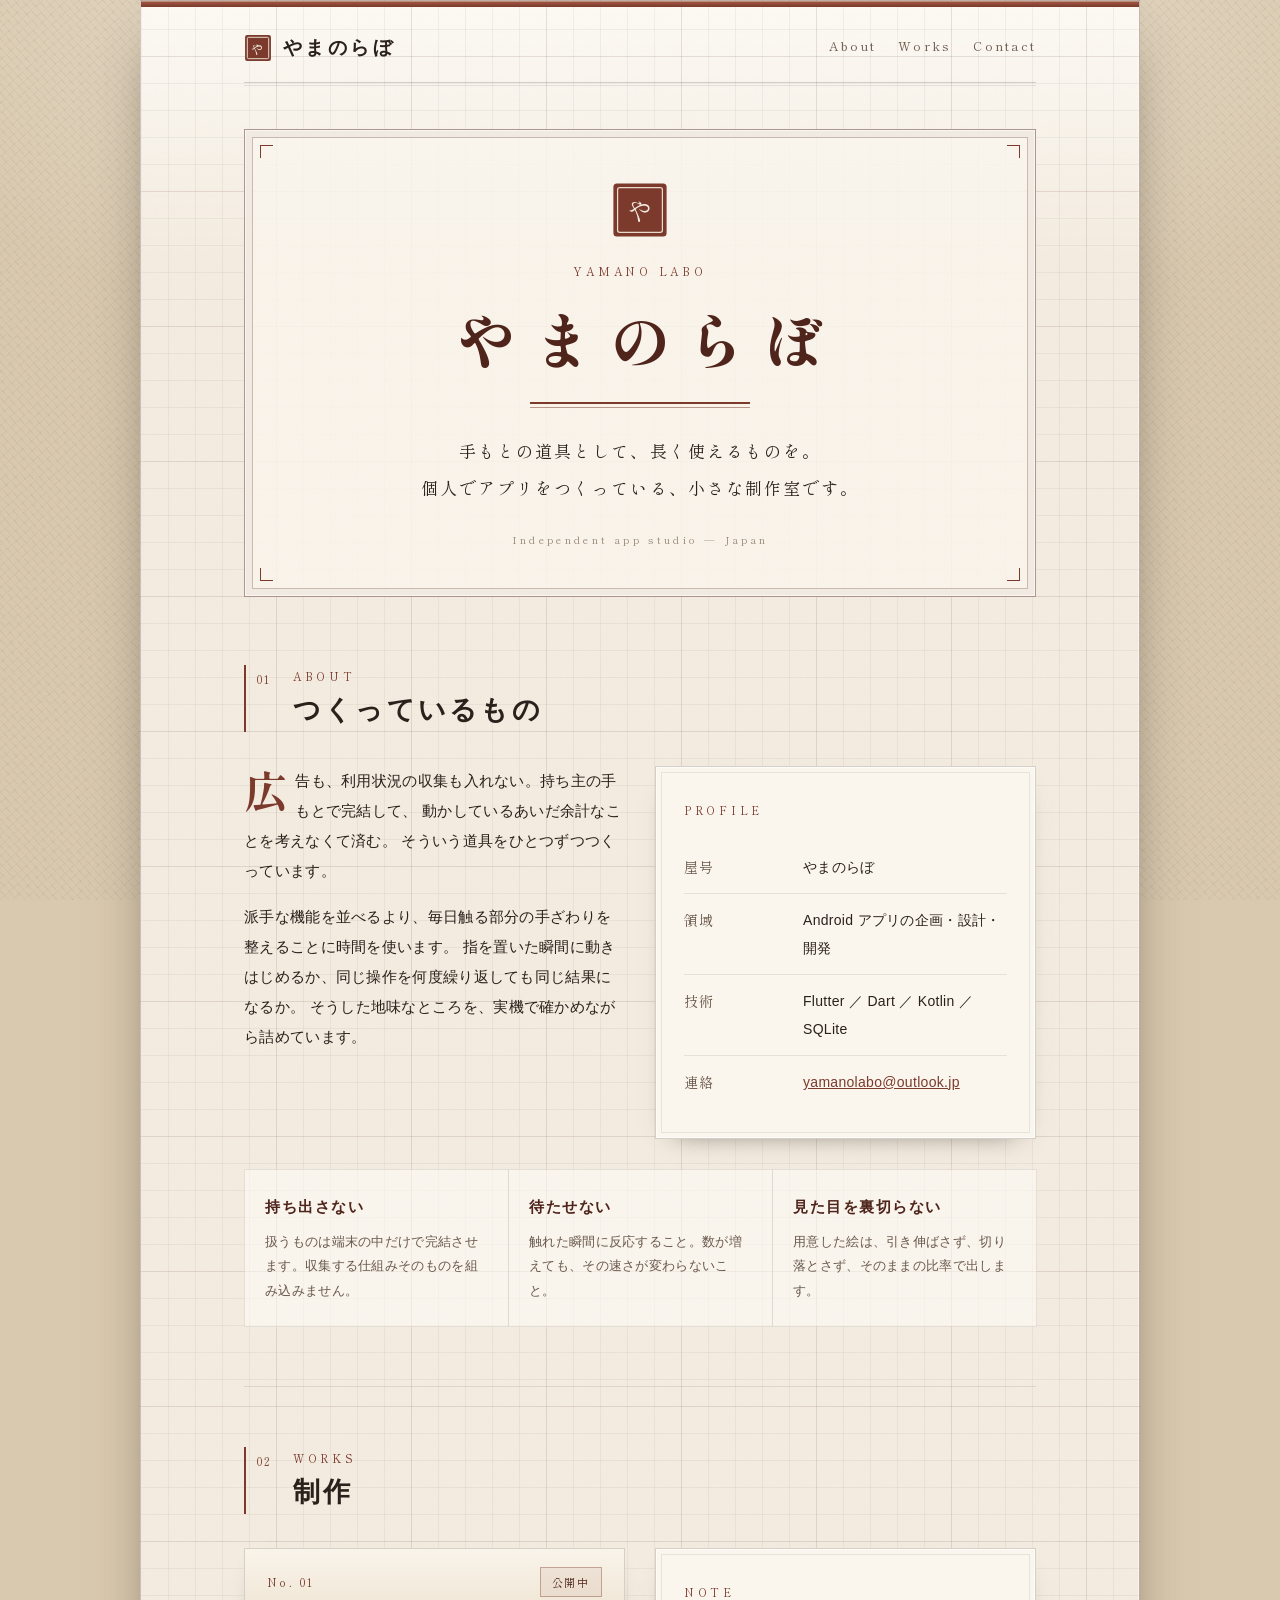
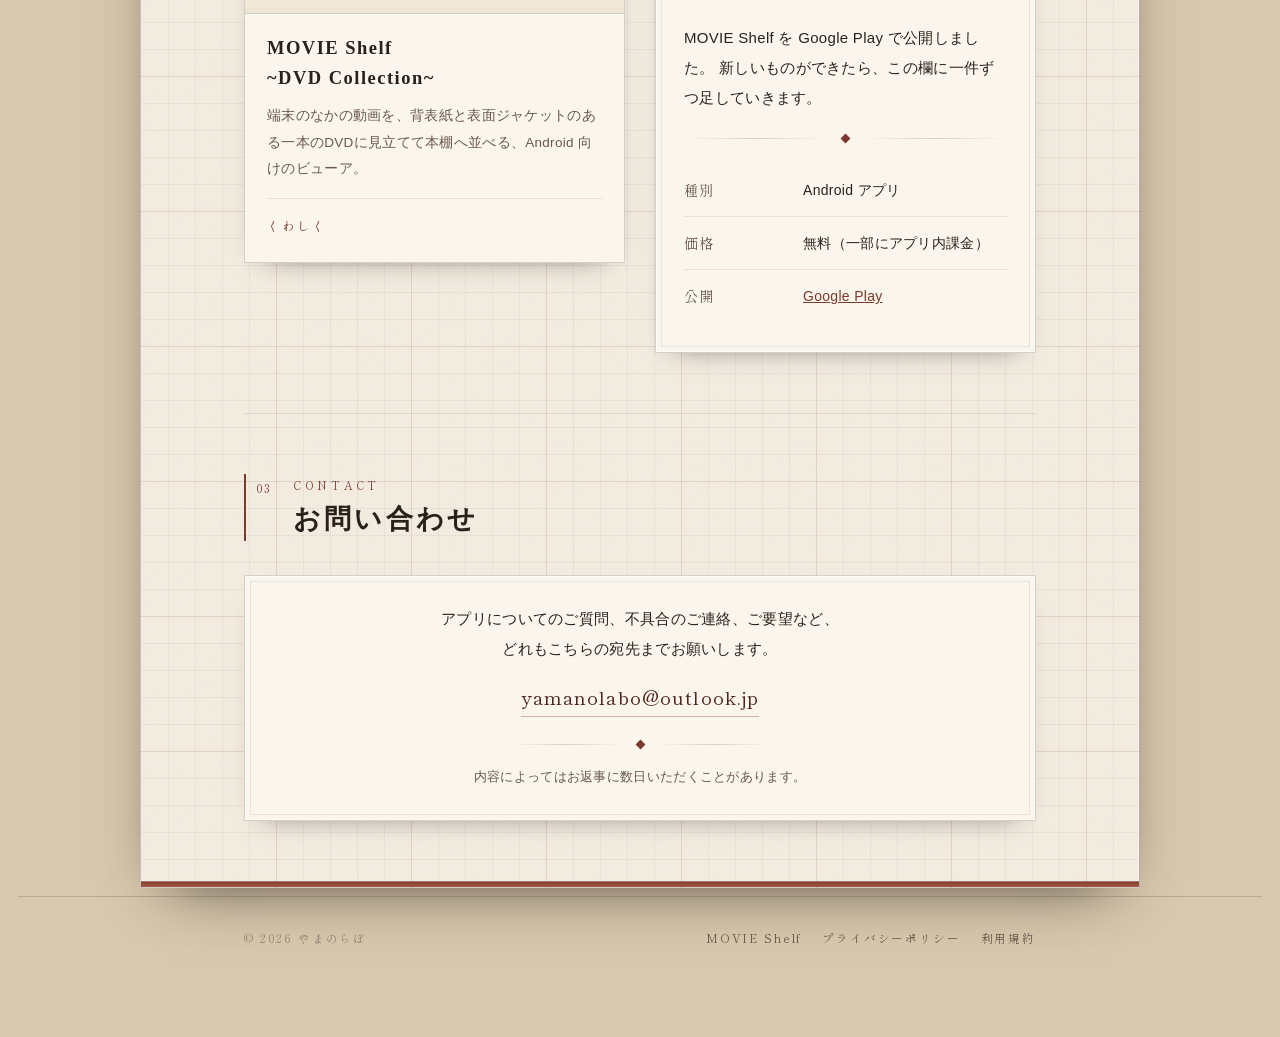
<file: index.html>
<!DOCTYPE html>
<html lang="ja">
<head>
<meta charset="UTF-8">
<meta name="viewport" content="width=device-width, initial-scale=1.0">
<title>やまのらぼ</title>
<meta name="description" content="やまのらぼは、手もとの道具として長く使えるものを目指してアプリをつくっている個人の制作室です。Android アプリ「MOVIE Shelf ~DVD Collection~」を制作しています。">
<link rel="canonical" href="./">
<meta property="og:type" content="website">
<meta property="og:title" content="やまのらぼ">
<meta property="og:description" content="手もとの道具として、長く使えるものを。個人でアプリをつくっている、小さな制作室です。">
<link rel="icon" href="data:image/svg+xml,%3Csvg xmlns='http://www.w3.org/2000/svg' viewBox='0 0 32 32'%3E%3Crect x='1.2' y='1.2' width='29.6' height='29.6' rx='2.5' fill='%237b3a2c'/%3E%3Crect x='3.8' y='3.8' width='24.4' height='24.4' rx='1.4' fill='none' stroke='%23f4ece0' stroke-width='1'/%3E%3Ctext x='16' y='22.6' text-anchor='middle' font-family='serif' font-size='15' fill='%23f4ece0'%3E%E3%82%84%3C/text%3E%3C/svg%3E">
<link rel="preconnect" href="https://fonts.googleapis.com">
<link rel="preconnect" href="https://fonts.gstatic.com" crossorigin>
<link href="https://fonts.googleapis.com/css2?family=Shippori+Mincho+B1:wght@400;600;800&family=Zen+Kaku+Gothic+New:wght@400;500&display=swap" rel="stylesheet">
<link rel="stylesheet" href="style.css">
<style>
  /* =========================================================
     トップページの意匠。
     本棚（背表紙）はアプリ側の意匠なので、ここでは使わない。
     屋号の紙は「方眼の実験ノート」、印は「角印」で通す。
     ========================================================= */

  /* 方眼。紙の上にうっすら敷く */
  .sheet.lab {
    background-image:
      url("data:image/svg+xml,%3Csvg xmlns='http://www.w3.org/2000/svg' width='120' height='120'%3E%3Cfilter id='m'%3E%3CfeTurbulence type='fractalNoise' baseFrequency='0.9' numOctaves='2' stitchTiles='stitch'/%3E%3C/filter%3E%3Crect width='120' height='120' filter='url(%23m)' opacity='0.04'/%3E%3C/svg%3E"),
      repeating-linear-gradient(0deg, rgba(43, 33, 28, .055) 0 1px, rgba(43, 33, 28, 0) 1px 27px),
      repeating-linear-gradient(90deg, rgba(43, 33, 28, .055) 0 1px, rgba(43, 33, 28, 0) 1px 27px),
      repeating-linear-gradient(0deg, rgba(123, 58, 44, .085) 0 1px, rgba(123, 58, 44, 0) 1px 135px),
      repeating-linear-gradient(90deg, rgba(123, 58, 44, .085) 0 1px, rgba(123, 58, 44, 0) 1px 135px),
      linear-gradient(180deg, rgba(255, 253, 248, .85), rgba(255, 253, 248, 0) 260px);
  }

  /* ---- 扉（表紙）。二重の罫で囲った額装の体裁 ---- */
  .cover {
    margin: 46px 0 8px;
    padding: 52px 26px 46px;
    text-align: center;
    background: rgba(251, 246, 237, .82);
    border: 1px solid rgba(79, 36, 27, .45);
    box-shadow:
      0 0 0 1px rgba(255, 255, 255, .6) inset,
      0 0 0 7px rgba(251, 246, 237, .82) inset,
      0 0 0 8px rgba(79, 36, 27, .28) inset;
    position: relative;
  }
  /* 四隅の小さな鉤 */
  .cover span.corner {
    position: absolute;
    width: 13px; height: 13px;
    border: 1px solid var(--brand);
  }
  .cover span.corner.tl { top: 15px; left: 15px; border-right: 0; border-bottom: 0; }
  .cover span.corner.tr { top: 15px; right: 15px; border-left: 0; border-bottom: 0; }
  .cover span.corner.bl { bottom: 15px; left: 15px; border-right: 0; border-top: 0; }
  .cover span.corner.br { bottom: 15px; right: 15px; border-left: 0; border-top: 0; }

  .cover .seal { width: 56px; height: 56px; display: block; margin: 0 auto 22px; }
  .cover .eyebrow { display: block; margin-bottom: 16px; }
  .cover h1 {
    font-family: var(--mincho);
    font-weight: 800;
    font-size: clamp(36px, 7.4vw, 62px);
    letter-spacing: .24em;
    line-height: 1.32;
    color: var(--brand-deep);
    text-indent: .24em;
  }
  .cover .rules { margin: 22px auto 24px; max-width: 220px; }
  .cover .rules span { display: block; background: var(--brand); }
  .cover .rules span:first-child { height: 2px; }
  .cover .rules span:last-child { height: 1px; margin-top: 3px; opacity: .5; }
  .cover .tagline {
    font-family: var(--mincho);
    font-size: clamp(14px, 2.4vw, 17px);
    letter-spacing: .12em;
    line-height: 2.2;
  }
  .cover .en {
    margin-top: 22px;
    font-family: var(--mincho);
    font-size: 10.5px;
    letter-spacing: .32em;
    color: var(--ink-thin);
  }
  @media (max-width: 560px) { .cover { padding: 40px 18px 36px; } }

  /* ---- 節の見出し。真鍮の札は使わず、縦罫と番号で ---- */
  .sec-head { align-items: stretch; gap: 15px; }
  .idx {
    flex: none;
    width: 34px;
    border-left: 2px solid var(--brand);
    padding-left: 11px;
    font-family: var(--mincho);
    font-size: 11px;
    letter-spacing: .14em;
    color: var(--brand);
    padding-top: 3px;
  }

  /* ---- 二段組み ---- */
  .cols { display: grid; grid-template-columns: 1fr 1fr; gap: 30px; align-items: start; }
  @media (max-width: 760px) { .cols { grid-template-columns: 1fr; gap: 24px; } }

  /* ---- 方針の三つ組 ---- */
  .creed { display: grid; grid-template-columns: repeat(3, 1fr); margin-top: 30px; }
  @media (max-width: 700px) { .creed { grid-template-columns: 1fr; } }
  .creed div {
    padding: 22px 20px;
    border: 1px solid var(--rule-soft);
    margin: 0 -1px -1px 0;
    background: rgba(255, 253, 248, .55);
  }
  .creed h3 {
    font-family: var(--mincho);
    font-weight: 600;
    font-size: 15px;
    letter-spacing: .1em;
    color: var(--brand-deep);
    margin-bottom: 8px;
  }
  .creed p { font-size: 13px; color: var(--ink-mid); line-height: 1.9; }

  /* ---- 作品の目録 ---- */
  .entry {
    display: block;
    text-decoration: none;
    color: var(--ink);
    background: var(--paper-lit);
    border: 1px solid var(--rule);
    transition: transform .2s, box-shadow .2s;
    box-shadow: 0 12px 28px -22px rgba(43, 33, 28, .8);
  }
  .entry:hover { transform: translateY(-3px); box-shadow: 0 18px 32px -22px rgba(43, 33, 28, .85); }
  /* 見出し欄。目録の札のように、上部だけ地を変える */
  .entry .label {
    padding: 18px 22px 16px;
    background: linear-gradient(180deg, #f9f4ea, #efe5d4);
    border-bottom: 1px solid var(--rule);
    display: flex;
    align-items: baseline;
    justify-content: space-between;
    gap: 12px;
  }
  .entry .no {
    font-family: var(--mincho);
    font-size: 11px;
    letter-spacing: .22em;
    color: var(--brand);
  }
  .entry .body { padding: 20px 22px 24px; }
  .entry .body h3 {
    font-family: var(--mincho);
    font-weight: 600;
    font-size: 18.5px;
    letter-spacing: .08em;
    line-height: 1.6;
    margin-bottom: 10px;
  }
  .entry .body p { font-size: 13.5px; color: var(--ink-mid); line-height: 1.95; }
  .entry .more {
    margin-top: 16px;
    padding-top: 14px;
    border-top: 1px solid var(--rule-soft);
    font-family: var(--mincho);
    font-size: 12.5px;
    letter-spacing: .16em;
    color: var(--brand);
  }

  /* ---- 連絡先 ---- */
  .mail {
    display: inline-block;
    margin-top: 14px;
    font-family: var(--mincho);
    font-size: clamp(15px, 3vw, 19px);
    letter-spacing: .06em;
    color: var(--brand-deep);
    text-decoration: none;
    border-bottom: 1px solid rgba(123, 58, 44, .35);
  }
  .mail:hover { border-bottom-color: var(--brand); }
</style>
</head>
<body>

<div class="sheet lab">
<div class="wrap">

  <header>
    <a class="logo" href="./">
      <!-- 屋号の印。角印に「や」 -->
      <svg class="mark" viewBox="0 0 32 32" aria-hidden="true">
        <rect x="1.2" y="1.2" width="29.6" height="29.6" rx="2.5" fill="#7b3a2c"/>
        <rect x="3.8" y="3.8" width="24.4" height="24.4" rx="1.4" fill="none" stroke="#f4ece0" stroke-width="1"/>
        <text x="16" y="22.6" text-anchor="middle" font-family="'Shippori Mincho B1', serif" font-size="15" fill="#f4ece0">や</text>
      </svg>
      <span class="name">やまのらぼ</span>
    </a>
    <nav>
      <a href="#about">About</a>
      <a href="#works">Works</a>
      <a href="#contact">Contact</a>
    </nav>
  </header>

  <!-- ===== 扉 ===== -->
  <div class="cover">
    <span class="corner tl"></span><span class="corner tr"></span>
    <span class="corner bl"></span><span class="corner br"></span>

    <svg class="seal" viewBox="0 0 64 64" aria-hidden="true">
      <rect x="1.6" y="1.6" width="60.8" height="60.8" rx="4" fill="#7b3a2c"/>
      <rect x="6.4" y="6.4" width="51.2" height="51.2" rx="2.4" fill="none" stroke="#f4ece0" stroke-width="1.4" opacity=".9"/>
      <text x="32" y="43.5" text-anchor="middle" font-family="'Shippori Mincho B1', serif" font-size="29" fill="#f4ece0">や</text>
    </svg>

    <span class="eyebrow">Yamano Labo</span>
    <h1>やまのらぼ</h1>
    <div class="rules"><span></span><span></span></div>
    <p class="tagline">
      手もとの道具として、長く使えるものを。<br>
      個人でアプリをつくっている、小さな制作室です。
    </p>
    <p class="en">Independent app studio &mdash; Japan</p>
  </div>

  <!-- ===== About ===== -->
  <section id="about">
    <div class="sec-head">
      <span class="idx">01</span>
      <div>
        <span class="eyebrow">About</span>
        <h2>つくっているもの</h2>
      </div>
    </div>

    <div class="cols">
      <div>
        <p class="lead dropcap">
          広告も、利用状況の収集も入れない。持ち主の手もとで完結して、
          動かしているあいだ余計なことを考えなくて済む。
          そういう道具をひとつずつつくっています。
        </p>
        <p class="lead">
          派手な機能を並べるより、毎日触る部分の手ざわりを整えることに時間を使います。
          指を置いた瞬間に動きはじめるか、同じ操作を何度繰り返しても同じ結果になるか。
          そうした地味なところを、実機で確かめながら詰めています。
        </p>
      </div>

      <div class="card">
        <span class="eyebrow">Profile</span>
        <table class="spec" style="margin-top:16px">
          <tr><th>屋号</th><td>やまのらぼ</td></tr>
          <tr><th>領域</th><td>Android アプリの企画・設計・開発</td></tr>
          <tr><th>技術</th><td>Flutter ／ Dart ／ Kotlin ／ SQLite</td></tr>
          <tr><th>連絡</th><td><a href="mailto:yamanolabo@outlook.jp">yamanolabo@outlook.jp</a></td></tr>
        </table>
      </div>
    </div>

    <div class="creed">
      <div>
        <h3>持ち出さない</h3>
        <p>扱うものは端末の中だけで完結させます。収集する仕組みそのものを組み込みません。</p>
      </div>
      <div>
        <h3>待たせない</h3>
        <p>触れた瞬間に反応すること。数が増えても、その速さが変わらないこと。</p>
      </div>
      <div>
        <h3>見た目を裏切らない</h3>
        <p>用意した絵は、引き伸ばさず、切り落とさず、そのままの比率で出します。</p>
      </div>
    </div>
  </section>

  <!-- ===== Works ===== -->
  <section id="works">
    <div class="sec-head">
      <span class="idx">02</span>
      <div>
        <span class="eyebrow">Works</span>
        <h2>制作</h2>
      </div>
    </div>

    <div class="cols">
      <a class="entry" href="movie-shelf.html">
        <div class="label">
          <span class="no">No. 01</span>
          <span class="tag">公開中</span>
        </div>
        <div class="body">
          <h3>MOVIE Shelf<br>~DVD Collection~</h3>
          <p>端末のなかの動画を、背表紙と表面ジャケットのある一本のDVDに見立てて本棚へ並べる、Android 向けのビューア。</p>
          <div class="more">くわしく</div>
        </div>
      </a>

      <div class="card">
        <span class="eyebrow">Note</span>
        <p class="lead" style="margin-top:16px">
          MOVIE Shelf を Google Play で公開しました。
          新しいものができたら、この欄に一件ずつ足していきます。
        </p>
        <div class="divider" style="margin:22px 0"><i></i></div>
        <table class="spec">
          <tr><th>種別</th><td>Android アプリ</td></tr>
          <tr><th>価格</th><td>無料（一部にアプリ内課金）</td></tr>
          <tr><th>公開</th><td><a href="https://play.google.com/store/apps/details?id=com.movieshelf.dvdcollection">Google Play</a></td></tr>
        </table>
      </div>
    </div>
  </section>

  <!-- ===== Contact ===== -->
  <section id="contact">
    <div class="sec-head">
      <span class="idx">03</span>
      <div>
        <span class="eyebrow">Contact</span>
        <h2>お問い合わせ</h2>
      </div>
    </div>

    <div class="card" style="text-align:center">
      <p class="lead">
        アプリについてのご質問、不具合のご連絡、ご要望など、<br>
        どれもこちらの宛先までお願いします。
      </p>
      <a class="mail" href="mailto:yamanolabo@outlook.jp">yamanolabo@outlook.jp</a>
      <div class="divider" style="margin:24px auto 16px; max-width:260px"><i></i></div>
      <p class="note">内容によってはお返事に数日いただくことがあります。</p>
    </div>
  </section>

</div>
</div>

<footer>
  <div class="foot-in">
    <small>&copy; 2026 やまのらぼ</small>
    <div class="foot-nav">
      <a href="movie-shelf.html">MOVIE Shelf</a>
      <a href="privacy.html">プライバシーポリシー</a>
      <a href="terms.html">利用規約</a>
    </div>
  </div>
</footer>

<script>
  var io = new IntersectionObserver(function (entries) {
    entries.forEach(function (e, i) {
      if (!e.isIntersecting) return;
      setTimeout(function () { e.target.classList.add('in'); }, i * 60);
      io.unobserve(e.target);
    });
  }, { threshold: .12 });
  document.querySelectorAll('.rise').forEach(function (el) { io.observe(el); });
</script>

</body>
</html>
</file>
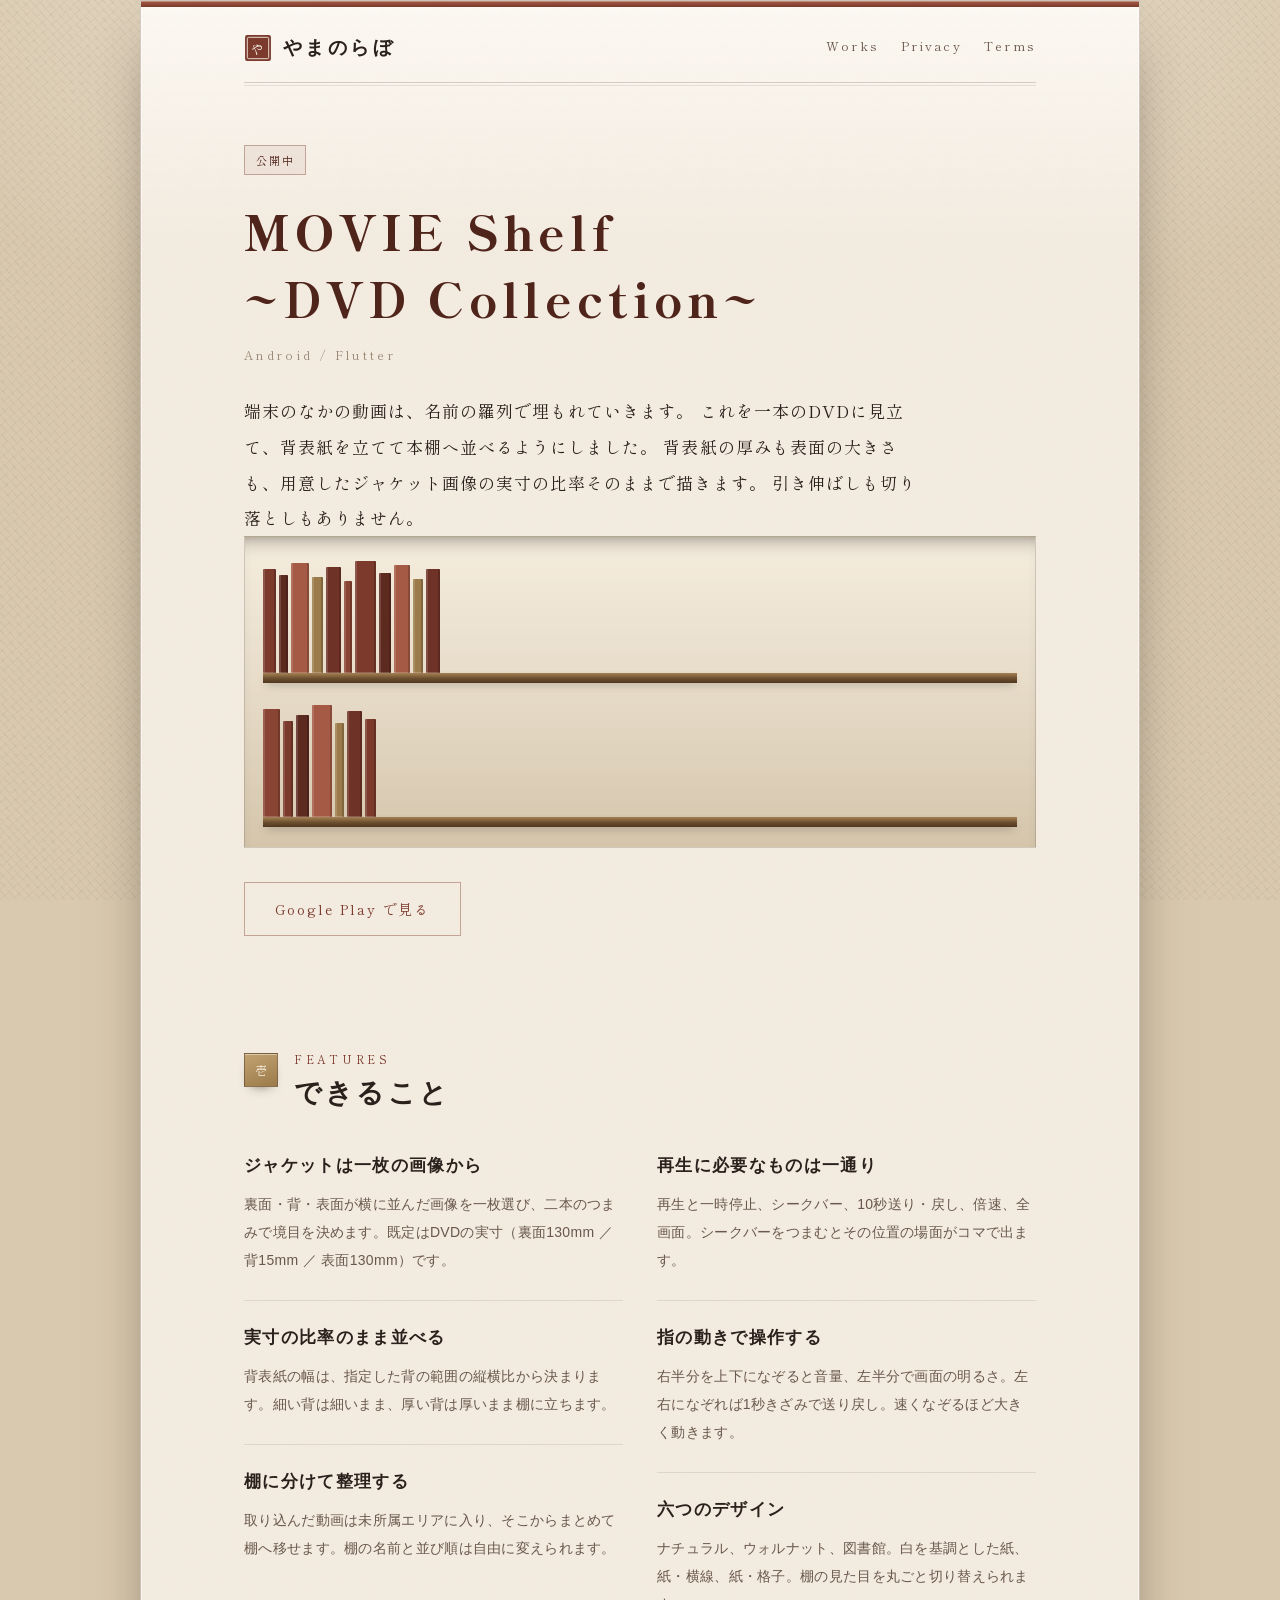
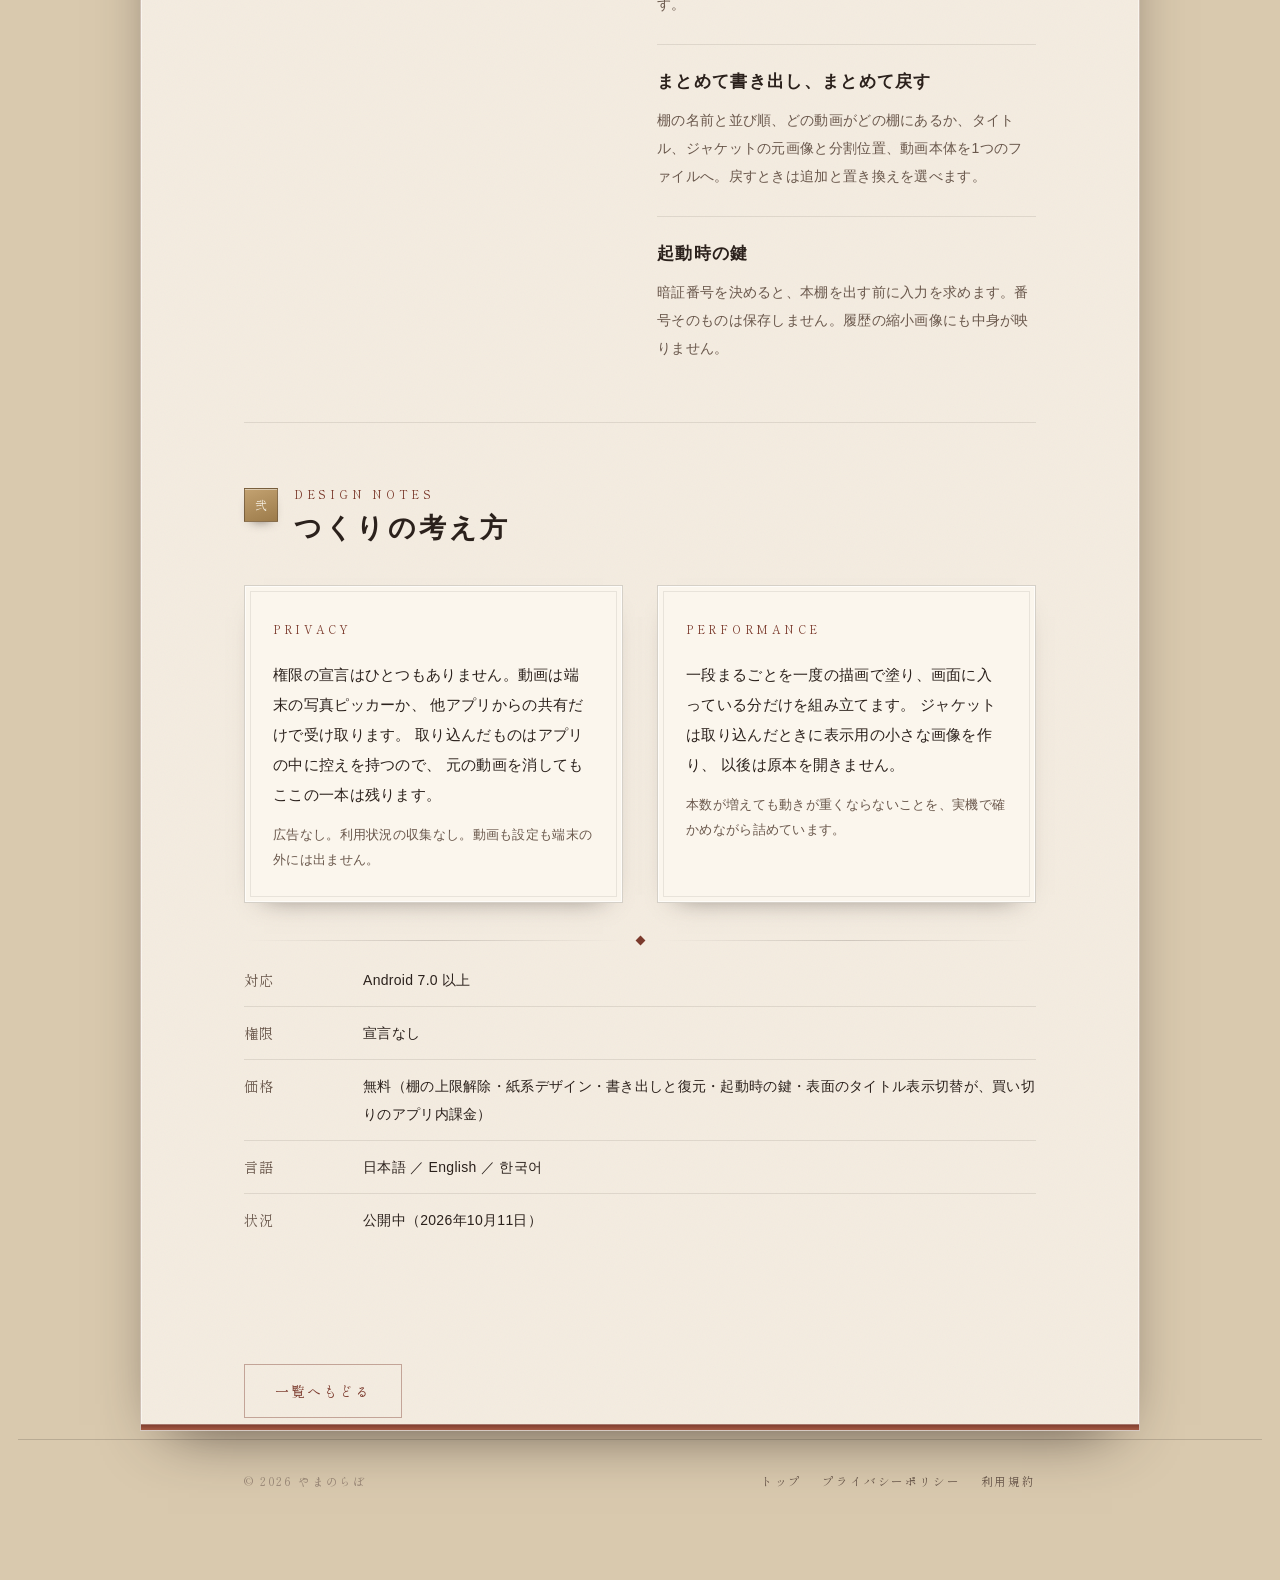
<file: movie-shelf.html>
<!DOCTYPE html>
<html lang="ja">
<head>
<meta charset="UTF-8">
<meta name="viewport" content="width=device-width, initial-scale=1.0">
<title>MOVIE Shelf ~DVD Collection~ — やまのらぼ</title>
<meta name="description" content="端末のなかの動画を、背表紙と表面ジャケットのある一本のDVDに見立てて本棚へ並べる Android 向けビューア。権限の宣言はなく、動画も設定も端末の外へ出ません。">
<meta property="og:type" content="article">
<meta property="og:title" content="MOVIE Shelf ~DVD Collection~">
<meta property="og:description" content="動画を、DVDのように本棚へ。">
<link rel="icon" href="data:image/svg+xml,%3Csvg xmlns='http://www.w3.org/2000/svg' viewBox='0 0 32 32'%3E%3Crect x='1.2' y='1.2' width='29.6' height='29.6' rx='2.5' fill='%237b3a2c'/%3E%3Crect x='3.8' y='3.8' width='24.4' height='24.4' rx='1.4' fill='none' stroke='%23f4ece0' stroke-width='1'/%3E%3Ctext x='16' y='22.6' text-anchor='middle' font-family='serif' font-size='15' fill='%23f4ece0'%3E%E3%82%84%3C/text%3E%3C/svg%3E">
<link rel="preconnect" href="https://fonts.googleapis.com">
<link rel="preconnect" href="https://fonts.gstatic.com" crossorigin>
<link href="https://fonts.googleapis.com/css2?family=Shippori+Mincho+B1:wght@400;600;800&family=Zen+Kaku+Gothic+New:wght@400;500&display=swap" rel="stylesheet">
<link rel="stylesheet" href="style.css">
<style>
  .head { padding: 62px 0 52px; }
  .head .tag { margin-bottom: 22px; }
  .head h1 {
    font-family: var(--mincho);
    font-weight: 800;
    font-size: clamp(28px, 5.6vw, 48px);
    letter-spacing: .1em;
    line-height: 1.4;
    color: var(--brand-deep);
  }
  .head .sub {
    margin-top: 12px;
    font-family: var(--mincho);
    font-size: 12px;
    letter-spacing: .28em;
    color: var(--ink-thin);
  }
  .head .lead {
    margin-top: 26px;
    font-family: var(--mincho);
    font-size: clamp(14.5px, 2.4vw, 17px);
    letter-spacing: .06em;
    line-height: 2.1;
    max-width: 40em;
  }


  .grid2 { display: grid; grid-template-columns: 1fr 1fr; gap: 34px; }
  @media (max-width: 720px) { .grid2 { grid-template-columns: 1fr; gap: 26px; } }

  .feat { border-top: 1px solid var(--rule-soft); padding-top: 20px; margin-top: 26px; }
  .feat:first-of-type { border-top: 0; padding-top: 0; margin-top: 0; }
  .feat h3 {
    font-family: var(--mincho);
    font-weight: 600;
    font-size: 16.5px;
    letter-spacing: .08em;
    margin-bottom: 8px;
  }
  .feat p { font-size: 14px; color: var(--ink-mid); }

  .back { margin: 58px 0 6px; }
</style>
</head>
<body>

<div class="sheet">
<div class="wrap">

  <header>
    <a class="logo" href="./">
      <svg class="mark" viewBox="0 0 32 32" aria-hidden="true">
        <rect x="1.2" y="1.2" width="29.6" height="29.6" rx="2.5" fill="#7b3a2c"/>
        <rect x="3.8" y="3.8" width="24.4" height="24.4" rx="1.4" fill="none" stroke="#f4ece0" stroke-width="1"/>
        <text x="16" y="22.6" text-anchor="middle" font-family="'Shippori Mincho B1', serif" font-size="15" fill="#f4ece0">や</text>
      </svg>
      <span class="name">やまのらぼ</span>
    </a>
    <nav>
      <a href="./#works">Works</a>
      <a href="privacy.html">Privacy</a>
      <a href="terms.html">Terms</a>
    </nav>
  </header>

  <div class="head">
    <span class="tag">公開中</span>
    <h1>MOVIE Shelf<br>~DVD Collection~</h1>
    <p class="sub">Android / Flutter</p>
    <p class="lead">
      端末のなかの動画は、名前の羅列で埋もれていきます。
      これを一本のDVDに見立て、背表紙を立てて本棚へ並べるようにしました。
      背表紙の厚みも表面の大きさも、用意したジャケット画像の実寸の比率そのままで描きます。
      引き伸ばしも切り落としもありません。
    </p>

    <div class="shelf" aria-hidden="true">
      <div class="row">
        <i style="width:13px;height:104px;background:#7b3a2c"></i>
        <i style="width:9px;height:98px;background:#5d2a20"></i>
        <i style="width:18px;height:110px;background:#a45a44"></i>
        <i style="width:11px;height:96px;background:#9c7b4a"></i>
        <i style="width:15px;height:106px;background:#6f3226"></i>
        <i style="width:8px;height:92px;background:#8a4433"></i>
        <i style="width:21px;height:112px;background:#7b3a2c"></i>
        <i style="width:12px;height:100px;background:#5d2a20"></i>
        <i style="width:16px;height:108px;background:#a45a44"></i>
        <i style="width:10px;height:94px;background:#9c7b4a"></i>
        <i style="width:14px;height:104px;background:#6f3226"></i>
      </div>
      <div class="plank"></div>
      <div class="row">
        <i style="width:17px;height:108px;background:#8a4433"></i>
        <i style="width:10px;height:96px;background:#7b3a2c"></i>
        <i style="width:13px;height:102px;background:#5d2a20"></i>
        <i style="width:20px;height:112px;background:#a45a44"></i>
        <i style="width:9px;height:94px;background:#9c7b4a"></i>
        <i style="width:15px;height:106px;background:#6f3226"></i>
        <i style="width:11px;height:98px;background:#7b3a2c"></i>
      </div>
      <div class="plank"></div>
    </div>

    <p style="margin-top:34px">
      <a class="btn ghost" href="https://play.google.com/store/apps/details?id=com.movieshelf.dvdcollection">Google Play で見る</a>
    </p>
  </div>

  <!-- ===== 特長 ===== -->
  <section>
    <div class="sec-head">
      <span class="plate">壱</span>
      <div>
        <span class="eyebrow">Features</span>
        <h2>できること</h2>
      </div>
    </div>

    <div class="grid2">
      <div>
        <div class="feat">
          <h3>ジャケットは一枚の画像から</h3>
          <p>裏面・背・表面が横に並んだ画像を一枚選び、二本のつまみで境目を決めます。既定はDVDの実寸（裏面130mm ／ 背15mm ／ 表面130mm）です。</p>
        </div>
        <div class="feat">
          <h3>実寸の比率のまま並べる</h3>
          <p>背表紙の幅は、指定した背の範囲の縦横比から決まります。細い背は細いまま、厚い背は厚いまま棚に立ちます。</p>
        </div>
        <div class="feat">
          <h3>棚に分けて整理する</h3>
          <p>取り込んだ動画は未所属エリアに入り、そこからまとめて棚へ移せます。棚の名前と並び順は自由に変えられます。</p>
        </div>
      </div>

      <div>
        <div class="feat">
          <h3>再生に必要なものは一通り</h3>
          <p>再生と一時停止、シークバー、10秒送り・戻し、倍速、全画面。シークバーをつまむとその位置の場面がコマで出ます。</p>
        </div>
        <div class="feat">
          <h3>指の動きで操作する</h3>
          <p>右半分を上下になぞると音量、左半分で画面の明るさ。左右になぞれば1秒きざみで送り戻し。速くなぞるほど大きく動きます。</p>
        </div>
        <div class="feat">
          <h3>六つのデザイン</h3>
          <p>ナチュラル、ウォルナット、図書館。白を基調とした紙、紙・横線、紙・格子。棚の見た目を丸ごと切り替えられます。</p>
        </div>
        <div class="feat">
          <h3>まとめて書き出し、まとめて戻す</h3>
          <p>棚の名前と並び順、どの動画がどの棚にあるか、タイトル、ジャケットの元画像と分割位置、動画本体を1つのファイルへ。戻すときは追加と置き換えを選べます。</p>
        </div>
        <div class="feat">
          <h3>起動時の鍵</h3>
          <p>暗証番号を決めると、本棚を出す前に入力を求めます。番号そのものは保存しません。履歴の縮小画像にも中身が映りません。</p>
        </div>
      </div>
    </div>
  </section>

  <!-- ===== 考え方 ===== -->
  <section>
    <div class="sec-head">
      <span class="plate">弐</span>
      <div>
        <span class="eyebrow">Design notes</span>
        <h2>つくりの考え方</h2>
      </div>
    </div>

    <div class="grid2">
      <div class="card">
        <span class="eyebrow">Privacy</span>
        <p class="lead" style="margin-top:16px">
          権限の宣言はひとつもありません。動画は端末の写真ピッカーか、
          他アプリからの共有だけで受け取ります。
          取り込んだものはアプリの中に控えを持つので、
          元の動画を消してもここの一本は残ります。
        </p>
        <p class="note" style="margin-top:12px">
          広告なし。利用状況の収集なし。動画も設定も端末の外には出ません。
        </p>
      </div>

      <div class="card">
        <span class="eyebrow">Performance</span>
        <p class="lead" style="margin-top:16px">
          一段まるごとを一度の描画で塗り、画面に入っている分だけを組み立てます。
          ジャケットは取り込んだときに表示用の小さな画像を作り、
          以後は原本を開きません。
        </p>
        <p class="note" style="margin-top:12px">
          本数が増えても動きが重くならないことを、実機で確かめながら詰めています。
        </p>
      </div>
    </div>

    <div class="divider" style="margin:34px 0 10px"><i></i></div>
    <table class="spec">
      <tr><th>対応</th><td>Android 7.0 以上</td></tr>
      <tr><th>権限</th><td>宣言なし</td></tr>
      <tr><th>価格</th><td>無料（棚の上限解除・紙系デザイン・書き出しと復元・起動時の鍵・表面のタイトル表示切替が、買い切りのアプリ内課金）</td></tr>
      <tr><th>言語</th><td>日本語 ／ English ／ 한국어</td></tr>
      <tr><th>状況</th><td>公開中（2026年10月11日）</td></tr>
    </table>
  </section>

  <div class="back">
    <a class="btn ghost" href="./#works">一覧へもどる</a>
  </div>

</div>
</div>

<footer>
  <div class="foot-in">
    <small>&copy; 2026 やまのらぼ</small>
    <div class="foot-nav">
      <a href="./">トップ</a>
      <a href="privacy.html">プライバシーポリシー</a>
      <a href="terms.html">利用規約</a>
    </div>
  </div>
</footer>

</body>
</html>
</file>
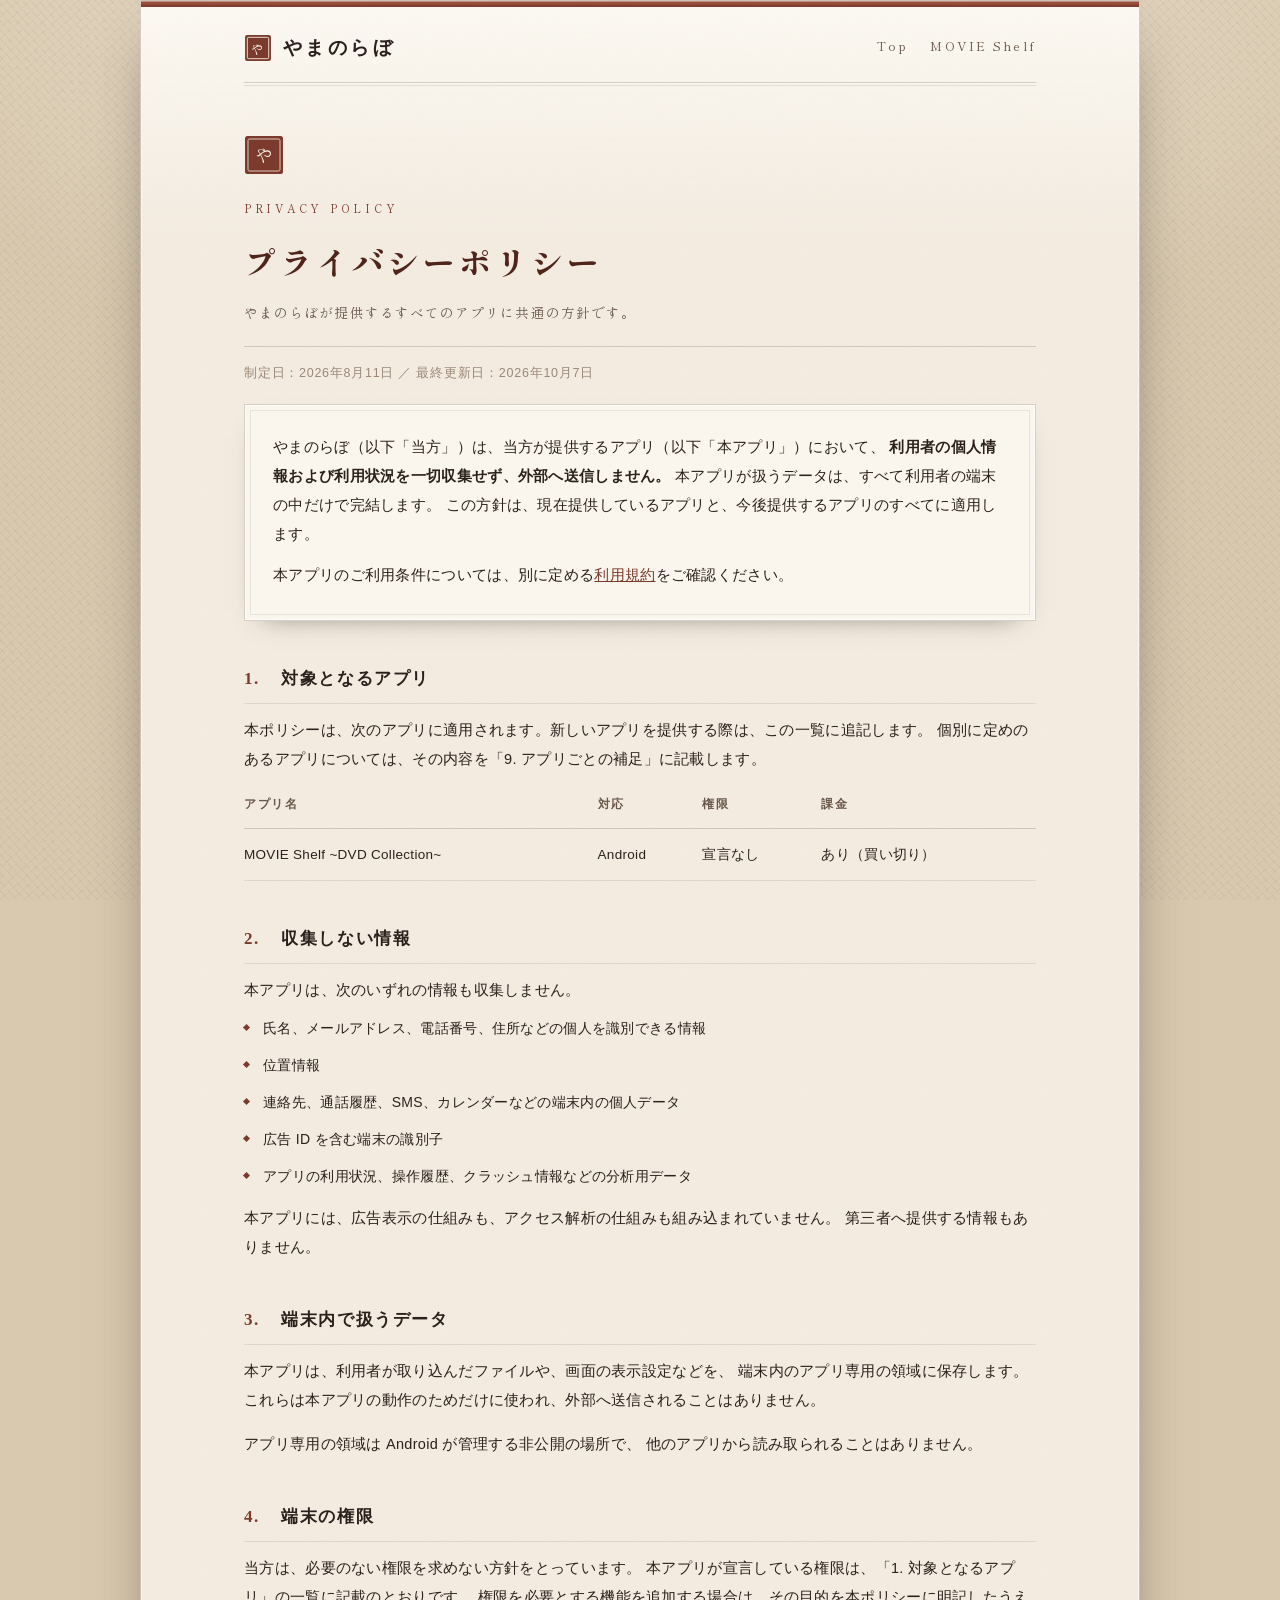
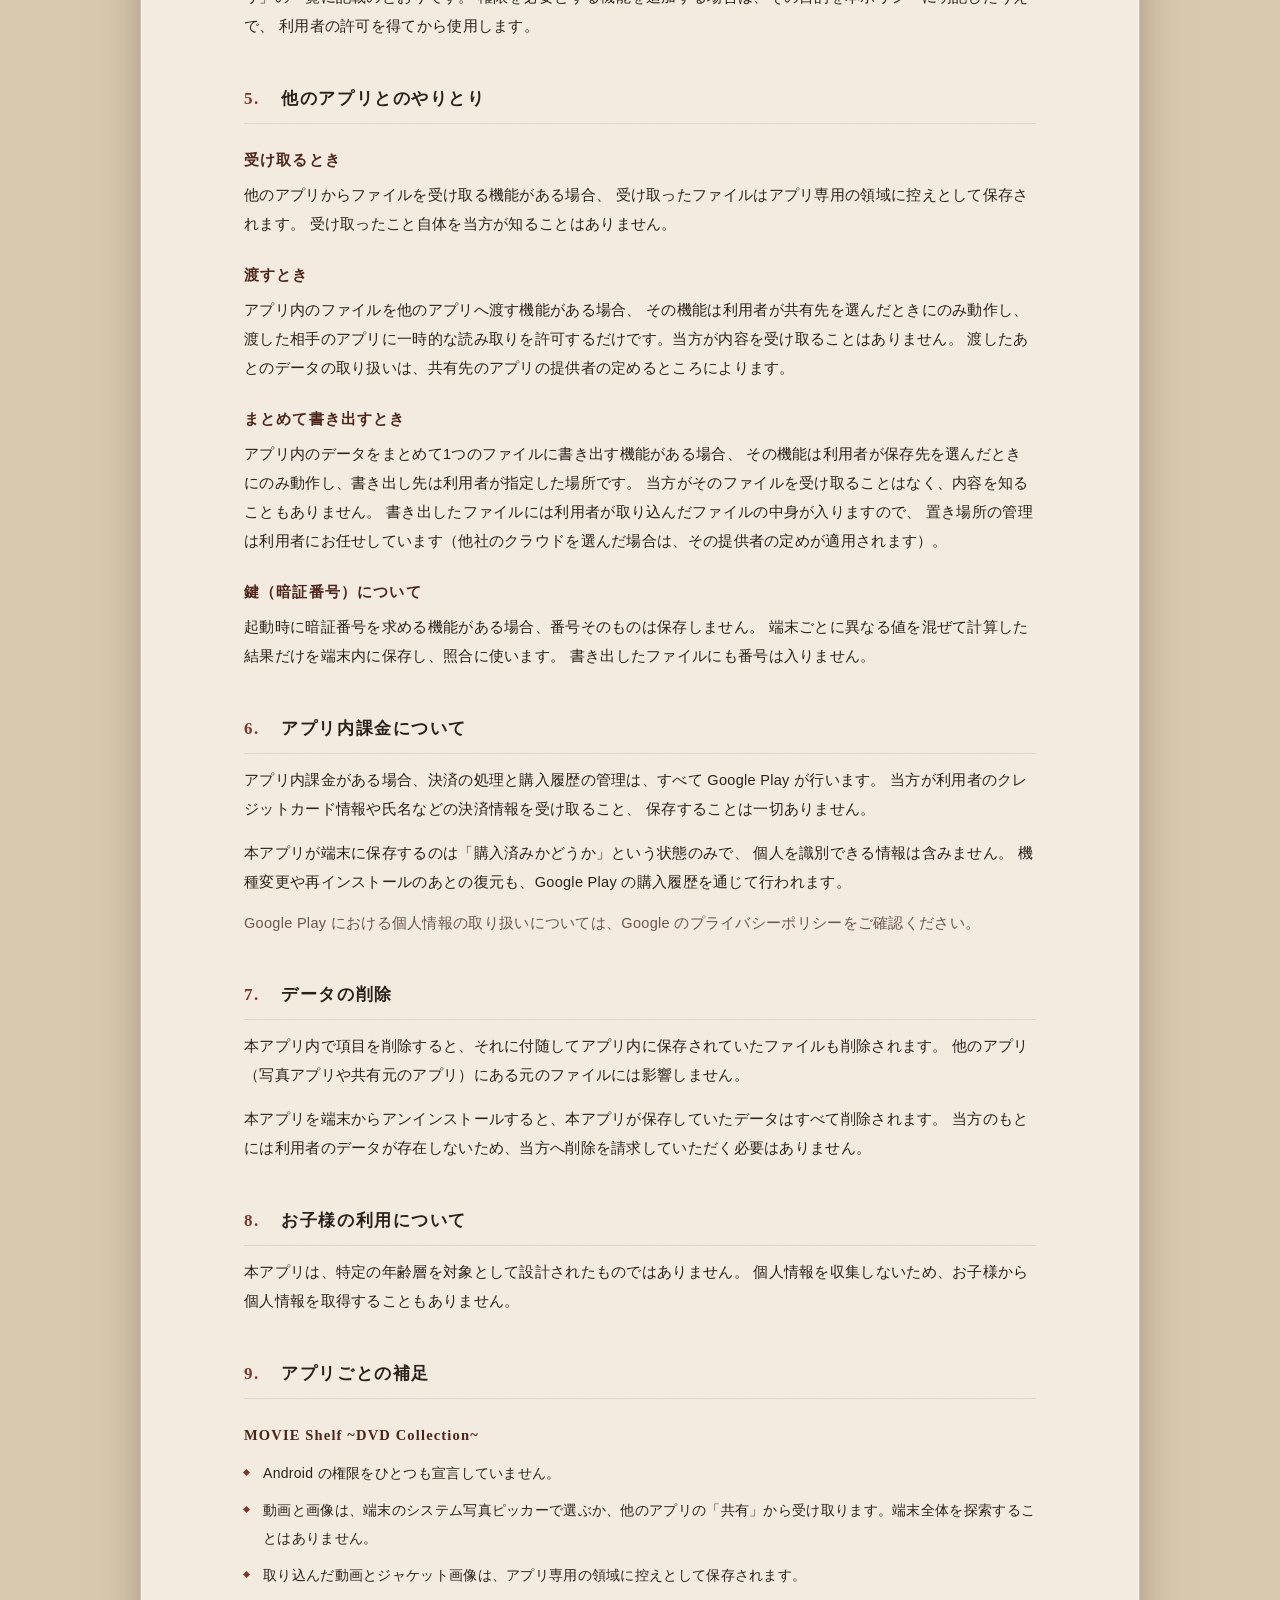
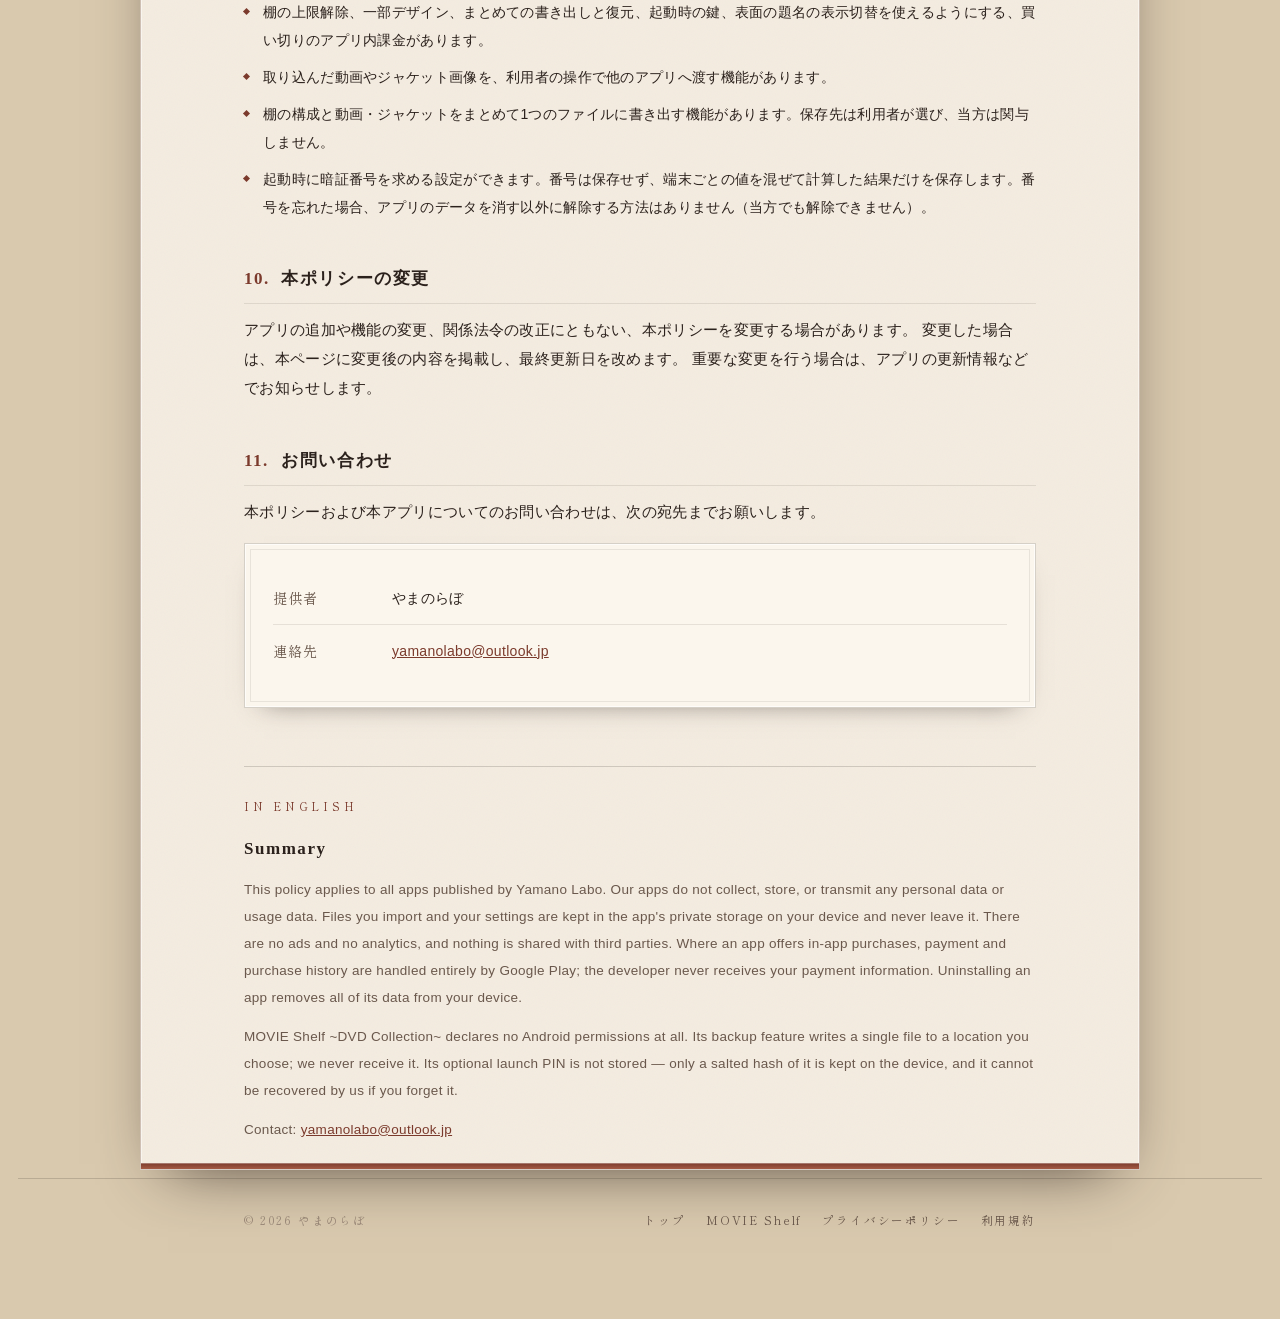
<file: privacy.html>
<!DOCTYPE html>
<html lang="ja">
<head>
<meta charset="UTF-8">
<meta name="viewport" content="width=device-width, initial-scale=1.0">
<title>プライバシーポリシー — やまのらぼ</title>
<meta name="description" content="やまのらぼが提供するすべてのアプリに共通のプライバシーポリシー。個人情報および利用状況の収集・送信は行いません。">
<meta name="robots" content="index, follow">
<link rel="canonical" href="privacy.html">
<link rel="icon" href="data:image/svg+xml,%3Csvg xmlns='http://www.w3.org/2000/svg' viewBox='0 0 32 32'%3E%3Crect x='1.2' y='1.2' width='29.6' height='29.6' rx='2.5' fill='%237b3a2c'/%3E%3Crect x='3.8' y='3.8' width='24.4' height='24.4' rx='1.4' fill='none' stroke='%23f4ece0' stroke-width='1'/%3E%3Ctext x='16' y='22.6' text-anchor='middle' font-family='serif' font-size='15' fill='%23f4ece0'%3E%E3%82%84%3C/text%3E%3C/svg%3E">
<link rel="preconnect" href="https://fonts.googleapis.com">
<link rel="preconnect" href="https://fonts.gstatic.com" crossorigin>
<link href="https://fonts.googleapis.com/css2?family=Shippori+Mincho+B1:wght@400;600;800&family=Zen+Kaku+Gothic+New:wght@400;500&display=swap" rel="stylesheet">
<link rel="stylesheet" href="style.css">
<style>
  .doc { padding: 52px 0 20px; }
  .doc .crest { width: 40px; height: 40px; display: block; margin-bottom: 18px; }
  .doc h1 {
    font-family: var(--mincho);
    font-weight: 800;
    font-size: clamp(23px, 4.2vw, 32px);
    letter-spacing: .12em;
    line-height: 1.5;
    color: var(--brand-deep);
    margin-top: 14px;
  }
  .doc .scope {
    margin-top: 14px;
    font-family: var(--mincho);
    font-size: 13.5px;
    letter-spacing: .08em;
    color: var(--ink-mid);
  }
  .doc .dates {
    margin-top: 20px;
    padding-top: 14px;
    border-top: 1px solid var(--rule);
    font-size: 12.5px;
    color: var(--ink-thin);
    letter-spacing: .06em;
  }
  .doc h2 {
    font-family: var(--mincho);
    font-weight: 600;
    font-size: 17px;
    letter-spacing: .09em;
    line-height: 1.7;
    margin: 44px 0 12px;
    padding-bottom: 9px;
    border-bottom: 1px solid var(--rule-soft);
  }
  .doc h2 .n { display: inline-block; min-width: 2.2em; color: var(--brand); }
  .doc h3 {
    font-family: var(--mincho);
    font-weight: 600;
    font-size: 14.5px;
    letter-spacing: .08em;
    margin: 22px 0 6px;
    color: var(--brand-deep);
  }
  .doc p { font-size: 14.5px; }
  .doc .list li { font-size: 14px; }
  .doc .card { margin-top: 18px; }

  /* 対象アプリの一覧 */
  .apps { width: 100%; border-collapse: collapse; margin-top: 6px; }
  .apps th, .apps td {
    text-align: left;
    vertical-align: top;
    font-size: 13.5px;
    padding: 12px 14px 12px 0;
    border-bottom: 1px solid var(--rule-soft);
  }
  .apps thead th {
    font-family: var(--mincho);
    font-weight: 600;
    font-size: 12px;
    letter-spacing: .14em;
    color: var(--ink-mid);
    border-bottom: 1px solid var(--rule);
    white-space: nowrap;
  }
  .apps tbody th { font-weight: 500; }
  @media (max-width: 620px) {
    .apps, .apps tbody, .apps tr, .apps td, .apps th { display: block; width: auto; }
    .apps thead { display: none; }
    .apps tr { border-bottom: 1px solid var(--rule); padding: 12px 0; }
    .apps td, .apps tbody th { border-bottom: 0; padding: 2px 0; }
    .apps tbody th { font-family: var(--mincho); font-size: 15px; letter-spacing: .06em; }
    .apps td::before { content: attr(data-l) "："; color: var(--ink-thin); font-size: 12px; }
  }

  .en-note { margin-top: 58px; padding-top: 24px; border-top: 1px solid var(--rule); }
  .en-note h2 { border-bottom: 0; margin-top: 14px; padding-bottom: 0; }
  .en-note p { font-size: 13.5px; color: var(--ink-mid); }
</style>
</head>
<body>

<div class="sheet">
<div class="wrap">

  <header>
    <a class="logo" href="./">
      <svg class="mark" viewBox="0 0 32 32" aria-hidden="true">
        <rect x="1.2" y="1.2" width="29.6" height="29.6" rx="2.5" fill="#7b3a2c"/>
        <rect x="3.8" y="3.8" width="24.4" height="24.4" rx="1.4" fill="none" stroke="#f4ece0" stroke-width="1"/>
        <text x="16" y="22.6" text-anchor="middle" font-family="'Shippori Mincho B1', serif" font-size="15" fill="#f4ece0">や</text>
      </svg>
      <span class="name">やまのらぼ</span>
    </a>
    <nav>
      <a href="./">Top</a>
      <a href="movie-shelf.html">MOVIE Shelf</a>
    </nav>
  </header>

  <div class="doc">

    <svg class="crest" viewBox="0 0 64 64" aria-hidden="true">
      <rect x="1.6" y="1.6" width="60.8" height="60.8" rx="4" fill="#7b3a2c"/>
      <rect x="6.4" y="6.4" width="51.2" height="51.2" rx="2.4" fill="none" stroke="#f4ece0" stroke-width="1.4" opacity=".9"/>
      <text x="32" y="43.5" text-anchor="middle" font-family="'Shippori Mincho B1', serif" font-size="29" fill="#f4ece0">や</text>
    </svg>

    <span class="eyebrow">Privacy Policy</span>
    <h1>プライバシーポリシー</h1>
    <p class="scope">やまのらぼが提供するすべてのアプリに共通の方針です。</p>
    <p class="dates">制定日：2026年8月11日 ／ 最終更新日：2026年10月7日</p>

    <div class="card">
      <p>
        やまのらぼ（以下「当方」）は、当方が提供するアプリ（以下「本アプリ」）において、
        <strong>利用者の個人情報および利用状況を一切収集せず、外部へ送信しません。</strong>
        本アプリが扱うデータは、すべて利用者の端末の中だけで完結します。
        この方針は、現在提供しているアプリと、今後提供するアプリのすべてに適用します。
      </p>
      <p style="margin-top:12px">
        本アプリのご利用条件については、別に定める<a href="terms.html">利用規約</a>をご確認ください。
      </p>
    </div>

    <h2><span class="n">1.</span>対象となるアプリ</h2>
    <p>
      本ポリシーは、次のアプリに適用されます。新しいアプリを提供する際は、この一覧に追記します。
      個別に定めのあるアプリについては、その内容を「9. アプリごとの補足」に記載します。
    </p>
    <table class="apps">
      <thead>
        <tr><th>アプリ名</th><th>対応</th><th>権限</th><th>課金</th></tr>
      </thead>
      <tbody>
        <tr>
          <th>MOVIE Shelf ~DVD Collection~</th>
          <td data-l="対応">Android</td>
          <td data-l="権限">宣言なし</td>
          <td data-l="課金">あり（買い切り）</td>
        </tr>
      </tbody>
    </table>

    <h2><span class="n">2.</span>収集しない情報</h2>
    <p>本アプリは、次のいずれの情報も収集しません。</p>
    <ul class="list">
      <li>氏名、メールアドレス、電話番号、住所などの個人を識別できる情報</li>
      <li>位置情報</li>
      <li>連絡先、通話履歴、SMS、カレンダーなどの端末内の個人データ</li>
      <li>広告 ID を含む端末の識別子</li>
      <li>アプリの利用状況、操作履歴、クラッシュ情報などの分析用データ</li>
    </ul>
    <p style="margin-top:14px">
      本アプリには、広告表示の仕組みも、アクセス解析の仕組みも組み込まれていません。
      第三者へ提供する情報もありません。
    </p>

    <h2><span class="n">3.</span>端末内で扱うデータ</h2>
    <p>
      本アプリは、利用者が取り込んだファイルや、画面の表示設定などを、
      端末内のアプリ専用の領域に保存します。
      これらは本アプリの動作のためだけに使われ、外部へ送信されることはありません。
    </p>
    <p>
      アプリ専用の領域は Android が管理する非公開の場所で、
      他のアプリから読み取られることはありません。
    </p>

    <h2><span class="n">4.</span>端末の権限</h2>
    <p>
      当方は、必要のない権限を求めない方針をとっています。
      本アプリが宣言している権限は、「1. 対象となるアプリ」の一覧に記載のとおりです。
      権限を必要とする機能を追加する場合は、その目的を本ポリシーに明記したうえで、
      利用者の許可を得てから使用します。
    </p>

    <h2><span class="n">5.</span>他のアプリとのやりとり</h2>
    <h3>受け取るとき</h3>
    <p>
      他のアプリからファイルを受け取る機能がある場合、
      受け取ったファイルはアプリ専用の領域に控えとして保存されます。
      受け取ったこと自体を当方が知ることはありません。
    </p>
    <h3>渡すとき</h3>
    <p>
      アプリ内のファイルを他のアプリへ渡す機能がある場合、
      その機能は利用者が共有先を選んだときにのみ動作し、
      渡した相手のアプリに一時的な読み取りを許可するだけです。当方が内容を受け取ることはありません。
      渡したあとのデータの取り扱いは、共有先のアプリの提供者の定めるところによります。
    </p>

    <h3>まとめて書き出すとき</h3>
    <p>
      アプリ内のデータをまとめて1つのファイルに書き出す機能がある場合、
      その機能は利用者が保存先を選んだときにのみ動作し、書き出し先は利用者が指定した場所です。
      当方がそのファイルを受け取ることはなく、内容を知ることもありません。
      書き出したファイルには利用者が取り込んだファイルの中身が入りますので、
      置き場所の管理は利用者にお任せしています（他社のクラウドを選んだ場合は、その提供者の定めが適用されます）。
    </p>
    <h3>鍵（暗証番号）について</h3>
    <p>
      起動時に暗証番号を求める機能がある場合、番号そのものは保存しません。
      端末ごとに異なる値を混ぜて計算した結果だけを端末内に保存し、照合に使います。
      書き出したファイルにも番号は入りません。
    </p>

    <h2><span class="n">6.</span>アプリ内課金について</h2>
    <p>
      アプリ内課金がある場合、決済の処理と購入履歴の管理は、すべて Google Play が行います。
      当方が利用者のクレジットカード情報や氏名などの決済情報を受け取ること、
      保存することは一切ありません。
    </p>
    <p>
      本アプリが端末に保存するのは「購入済みかどうか」という状態のみで、
      個人を識別できる情報は含みません。
      機種変更や再インストールのあとの復元も、Google Play の購入履歴を通じて行われます。
    </p>
    <p class="note" style="margin-top:12px">
      Google Play における個人情報の取り扱いについては、Google のプライバシーポリシーをご確認ください。
    </p>

    <h2><span class="n">7.</span>データの削除</h2>
    <p>
      本アプリ内で項目を削除すると、それに付随してアプリ内に保存されていたファイルも削除されます。
      他のアプリ（写真アプリや共有元のアプリ）にある元のファイルには影響しません。
    </p>
    <p>
      本アプリを端末からアンインストールすると、本アプリが保存していたデータはすべて削除されます。
      当方のもとには利用者のデータが存在しないため、当方へ削除を請求していただく必要はありません。
    </p>

    <h2><span class="n">8.</span>お子様の利用について</h2>
    <p>
      本アプリは、特定の年齢層を対象として設計されたものではありません。
      個人情報を収集しないため、お子様から個人情報を取得することもありません。
    </p>

    <h2><span class="n">9.</span>アプリごとの補足</h2>
    <h3>MOVIE Shelf ~DVD Collection~</h3>
    <ul class="list">
      <li>Android の権限をひとつも宣言していません。</li>
      <li>動画と画像は、端末のシステム写真ピッカーで選ぶか、他のアプリの「共有」から受け取ります。端末全体を探索することはありません。</li>
      <li>取り込んだ動画とジャケット画像は、アプリ専用の領域に控えとして保存されます。</li>
      <li>棚の上限解除、一部デザイン、まとめての書き出しと復元、起動時の鍵、表面の題名の表示切替を使えるようにする、買い切りのアプリ内課金があります。</li>
      <li>取り込んだ動画やジャケット画像を、利用者の操作で他のアプリへ渡す機能があります。</li>
      <li>棚の構成と動画・ジャケットをまとめて1つのファイルに書き出す機能があります。保存先は利用者が選び、当方は関与しません。</li>
      <li>起動時に暗証番号を求める設定ができます。番号は保存せず、端末ごとの値を混ぜて計算した結果だけを保存します。番号を忘れた場合、アプリのデータを消す以外に解除する方法はありません（当方でも解除できません）。</li>
    </ul>

    <h2><span class="n">10.</span>本ポリシーの変更</h2>
    <p>
      アプリの追加や機能の変更、関係法令の改正にともない、本ポリシーを変更する場合があります。
      変更した場合は、本ページに変更後の内容を掲載し、最終更新日を改めます。
      重要な変更を行う場合は、アプリの更新情報などでお知らせします。
    </p>

    <h2><span class="n">11.</span>お問い合わせ</h2>
    <p>本ポリシーおよび本アプリについてのお問い合わせは、次の宛先までお願いします。</p>
    <div class="card" style="margin-top:16px">
      <table class="spec">
        <tr><th>提供者</th><td>やまのらぼ</td></tr>
        <tr><th>連絡先</th><td><a href="mailto:yamanolabo@outlook.jp">yamanolabo@outlook.jp</a></td></tr>
      </table>
    </div>

    <!-- 英語の要約。海外の利用者と審査の担当者向け -->
    <div class="en-note">
      <span class="eyebrow">In English</span>
      <h2>Summary</h2>
      <p>
        This policy applies to all apps published by Yamano Labo. Our apps do not
        collect, store, or transmit any personal data or usage data. Files you import
        and your settings are kept in the app's private storage on your device and never
        leave it. There are no ads and no analytics, and nothing is shared with third
        parties. Where an app offers in-app purchases, payment and purchase history are
        handled entirely by Google Play; the developer never receives your payment
        information. Uninstalling an app removes all of its data from your device.
      </p>
      <p style="margin-top:12px">
        MOVIE Shelf ~DVD Collection~ declares no Android permissions at all. Its backup
        feature writes a single file to a location you choose; we never receive it. Its
        optional launch PIN is not stored — only a salted hash of it is kept on the
        device, and it cannot be recovered by us if you forget it.
      </p>
      <p style="margin-top:12px">
        Contact: <a href="mailto:yamanolabo@outlook.jp">yamanolabo@outlook.jp</a>
      </p>
    </div>

  </div>

</div>
</div>

<footer>
  <div class="foot-in">
    <small>&copy; 2026 やまのらぼ</small>
    <div class="foot-nav">
      <a href="./">トップ</a>
      <a href="movie-shelf.html">MOVIE Shelf</a>
      <a href="privacy.html">プライバシーポリシー</a>
      <a href="terms.html">利用規約</a>
    </div>
  </div>
</footer>

</body>
</html>
</file>
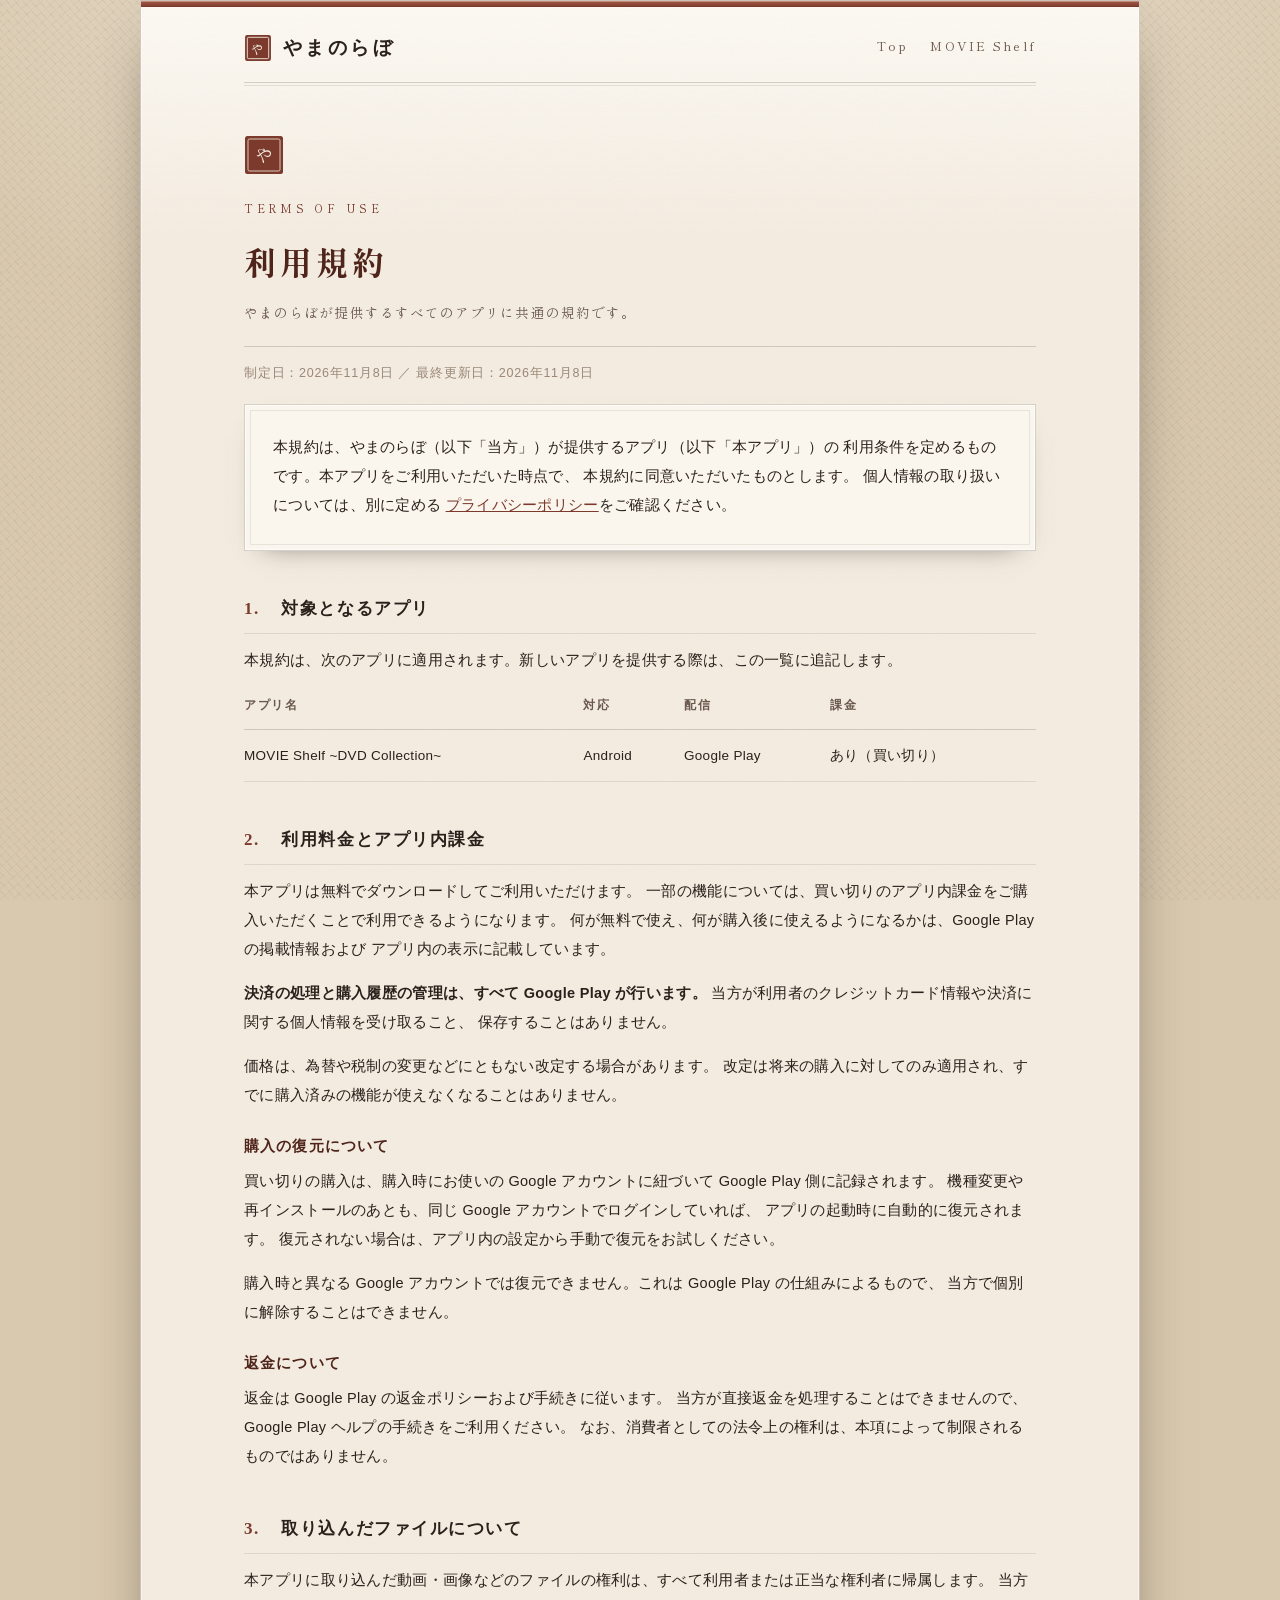
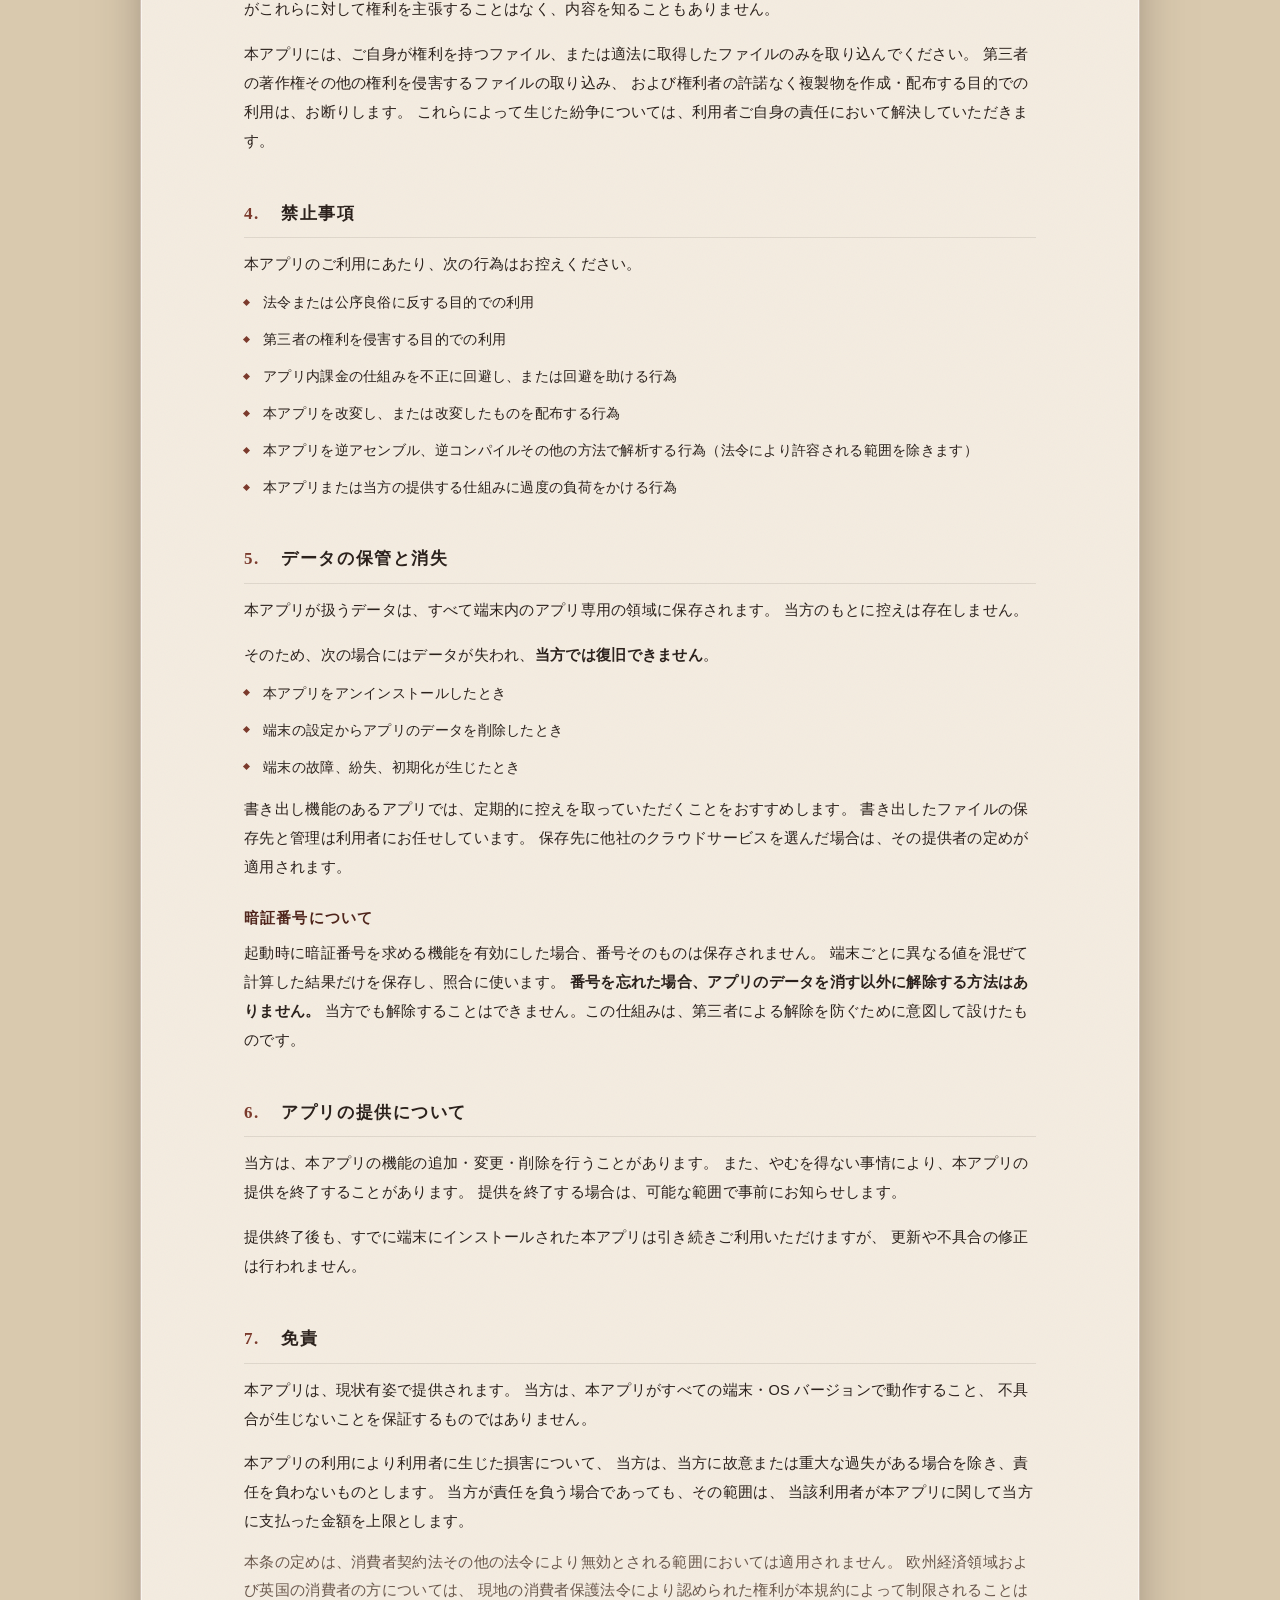
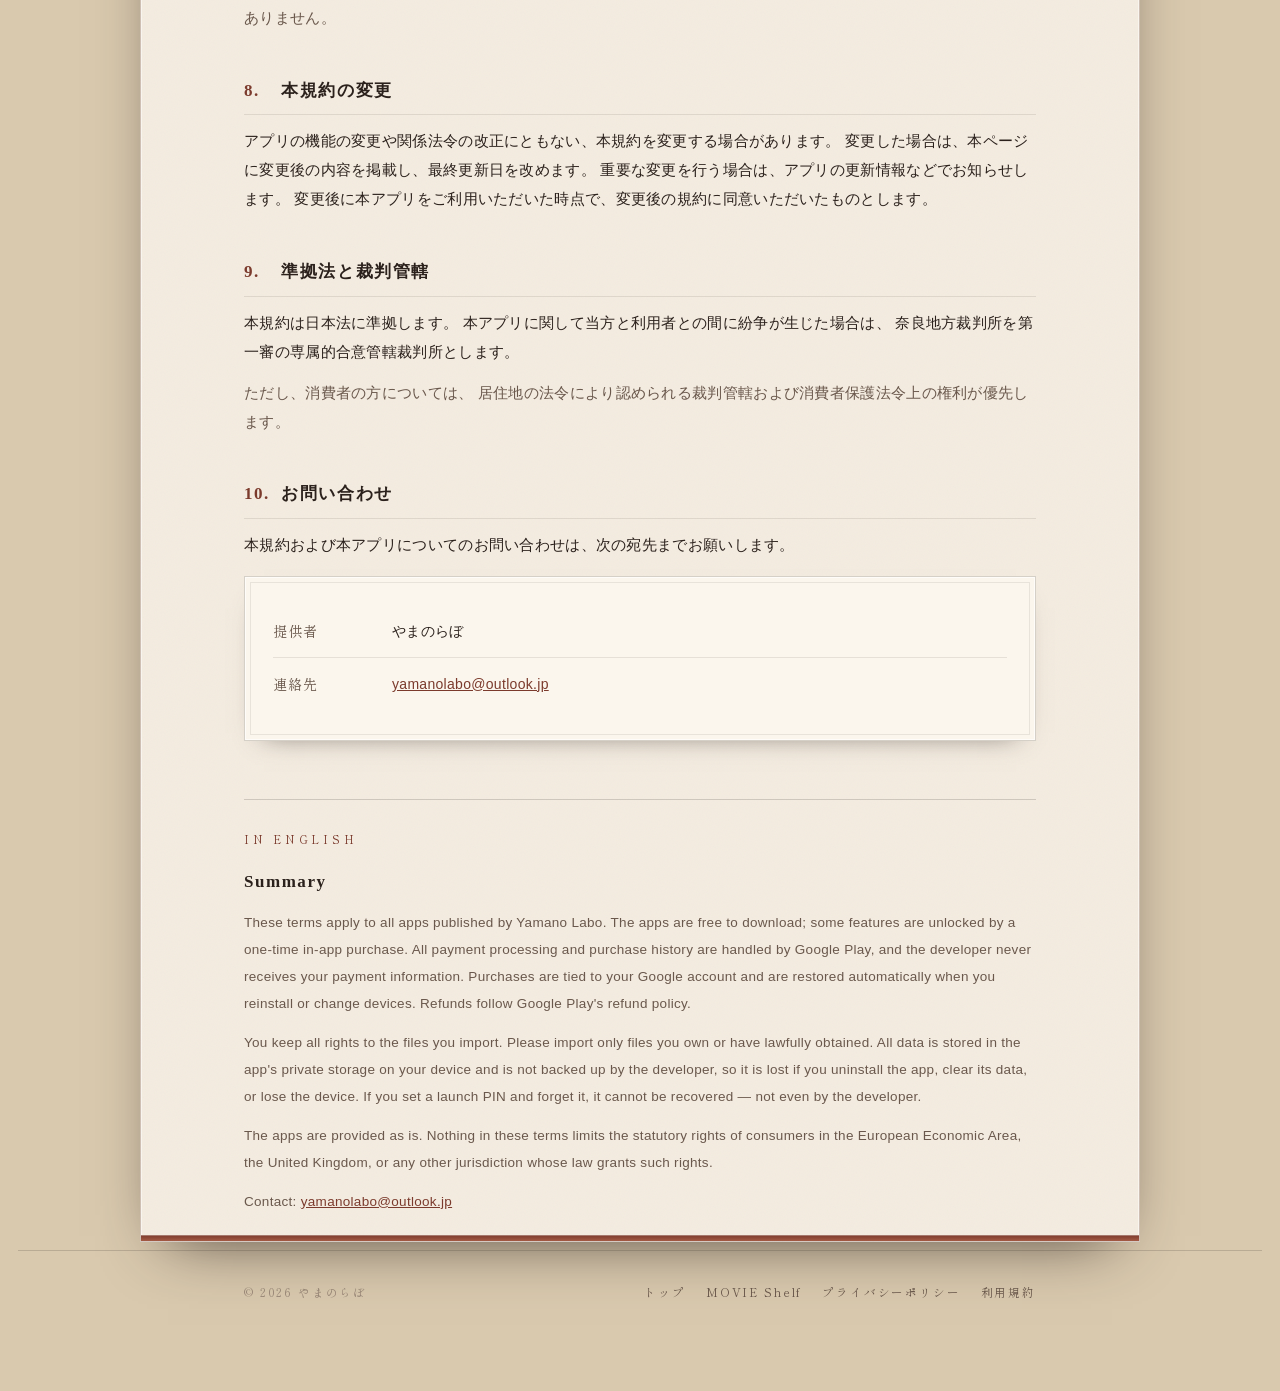
<file: terms.html>
<!DOCTYPE html>
<html lang="ja">
<head>
<meta charset="UTF-8">
<meta name="viewport" content="width=device-width, initial-scale=1.0">
<title>利用規約 — やまのらぼ</title>
<meta name="description" content="やまのらぼが提供するアプリの利用規約。アプリ内課金、取り込んだコンテンツの取り扱い、データの保管について定めています。">
<meta name="robots" content="index, follow">
<link rel="canonical" href="terms.html">
<link rel="icon" href="data:image/svg+xml,%3Csvg xmlns='http://www.w3.org/2000/svg' viewBox='0 0 32 32'%3E%3Crect x='1.2' y='1.2' width='29.6' height='29.6' rx='2.5' fill='%237b3a2c'/%3E%3Crect x='3.8' y='3.8' width='24.4' height='24.4' rx='1.4' fill='none' stroke='%23f4ece0' stroke-width='1'/%3E%3Ctext x='16' y='22.6' text-anchor='middle' font-family='serif' font-size='15' fill='%23f4ece0'%3E%E3%82%84%3C/text%3E%3C/svg%3E">
<link rel="preconnect" href="https://fonts.googleapis.com">
<link rel="preconnect" href="https://fonts.gstatic.com" crossorigin>
<link href="https://fonts.googleapis.com/css2?family=Shippori+Mincho+B1:wght@400;600;800&family=Zen+Kaku+Gothic+New:wght@400;500&display=swap" rel="stylesheet">
<link rel="stylesheet" href="style.css">
<style>
  .doc { padding: 52px 0 20px; }
  .doc .crest { width: 40px; height: 40px; display: block; margin-bottom: 18px; }
  .doc h1 {
    font-family: var(--mincho);
    font-weight: 800;
    font-size: clamp(23px, 4.2vw, 32px);
    letter-spacing: .12em;
    line-height: 1.5;
    color: var(--brand-deep);
    margin-top: 14px;
  }
  .doc .scope {
    margin-top: 14px;
    font-family: var(--mincho);
    font-size: 13.5px;
    letter-spacing: .08em;
    color: var(--ink-mid);
  }
  .doc .dates {
    margin-top: 20px;
    padding-top: 14px;
    border-top: 1px solid var(--rule);
    font-size: 12.5px;
    color: var(--ink-thin);
    letter-spacing: .06em;
  }
  .doc h2 {
    font-family: var(--mincho);
    font-weight: 600;
    font-size: 17px;
    letter-spacing: .09em;
    line-height: 1.7;
    margin: 44px 0 12px;
    padding-bottom: 9px;
    border-bottom: 1px solid var(--rule-soft);
  }
  .doc h2 .n { display: inline-block; min-width: 2.2em; color: var(--brand); }
  .doc h3 {
    font-family: var(--mincho);
    font-weight: 600;
    font-size: 14.5px;
    letter-spacing: .08em;
    margin: 22px 0 6px;
    color: var(--brand-deep);
  }
  .doc p { font-size: 14.5px; }
  .doc .list li { font-size: 14px; }
  .doc .card { margin-top: 18px; }

  /* 対象アプリの一覧 */
  .apps { width: 100%; border-collapse: collapse; margin-top: 6px; }
  .apps th, .apps td {
    text-align: left;
    vertical-align: top;
    font-size: 13.5px;
    padding: 12px 14px 12px 0;
    border-bottom: 1px solid var(--rule-soft);
  }
  .apps thead th {
    font-family: var(--mincho);
    font-weight: 600;
    font-size: 12px;
    letter-spacing: .14em;
    color: var(--ink-mid);
    border-bottom: 1px solid var(--rule);
    white-space: nowrap;
  }
  .apps tbody th { font-weight: 500; }
  @media (max-width: 620px) {
    .apps, .apps tbody, .apps tr, .apps td, .apps th { display: block; width: auto; }
    .apps thead { display: none; }
    .apps tr { border-bottom: 1px solid var(--rule); padding: 12px 0; }
    .apps td, .apps tbody th { border-bottom: 0; padding: 2px 0; }
    .apps tbody th { font-family: var(--mincho); font-size: 15px; letter-spacing: .06em; }
    .apps td::before { content: attr(data-l) "："; color: var(--ink-thin); font-size: 12px; }
  }

  .en-note { margin-top: 58px; padding-top: 24px; border-top: 1px solid var(--rule); }
  .en-note h2 { border-bottom: 0; margin-top: 14px; padding-bottom: 0; }
  .en-note p { font-size: 13.5px; color: var(--ink-mid); }
</style>
</head>
<body>

<div class="sheet">
<div class="wrap">

  <header>
    <a class="logo" href="./">
      <svg class="mark" viewBox="0 0 32 32" aria-hidden="true">
        <rect x="1.2" y="1.2" width="29.6" height="29.6" rx="2.5" fill="#7b3a2c"/>
        <rect x="3.8" y="3.8" width="24.4" height="24.4" rx="1.4" fill="none" stroke="#f4ece0" stroke-width="1"/>
        <text x="16" y="22.6" text-anchor="middle" font-family="'Shippori Mincho B1', serif" font-size="15" fill="#f4ece0">や</text>
      </svg>
      <span class="name">やまのらぼ</span>
    </a>
    <nav>
      <a href="./">Top</a>
      <a href="movie-shelf.html">MOVIE Shelf</a>
    </nav>
  </header>

  <div class="doc">

    <svg class="crest" viewBox="0 0 64 64" aria-hidden="true">
      <rect x="1.6" y="1.6" width="60.8" height="60.8" rx="4" fill="#7b3a2c"/>
      <rect x="6.4" y="6.4" width="51.2" height="51.2" rx="2.4" fill="none" stroke="#f4ece0" stroke-width="1.4" opacity=".9"/>
      <text x="32" y="43.5" text-anchor="middle" font-family="'Shippori Mincho B1', serif" font-size="29" fill="#f4ece0">や</text>
    </svg>

    <span class="eyebrow">Terms of Use</span>
    <h1>利用規約</h1>
    <p class="scope">やまのらぼが提供するすべてのアプリに共通の規約です。</p>
    <p class="dates">制定日：2026年11月8日 ／ 最終更新日：2026年11月8日</p>

    <div class="card">
      <p>
        本規約は、やまのらぼ（以下「当方」）が提供するアプリ（以下「本アプリ」）の
        利用条件を定めるものです。本アプリをご利用いただいた時点で、
        本規約に同意いただいたものとします。
        個人情報の取り扱いについては、別に定める
        <a href="privacy.html">プライバシーポリシー</a>をご確認ください。
      </p>
    </div>

    <h2><span class="n">1.</span>対象となるアプリ</h2>
    <p>
      本規約は、次のアプリに適用されます。新しいアプリを提供する際は、この一覧に追記します。
    </p>
    <table class="apps">
      <thead>
        <tr><th>アプリ名</th><th>対応</th><th>配信</th><th>課金</th></tr>
      </thead>
      <tbody>
        <tr>
          <th>MOVIE Shelf ~DVD Collection~</th>
          <td data-l="対応">Android</td>
          <td data-l="配信">Google Play</td>
          <td data-l="課金">あり（買い切り）</td>
        </tr>
      </tbody>
    </table>

    <h2><span class="n">2.</span>利用料金とアプリ内課金</h2>
    <p>
      本アプリは無料でダウンロードしてご利用いただけます。
      一部の機能については、買い切りのアプリ内課金をご購入いただくことで利用できるようになります。
      何が無料で使え、何が購入後に使えるようになるかは、Google Play の掲載情報および
      アプリ内の表示に記載しています。
    </p>
    <p>
      <strong>決済の処理と購入履歴の管理は、すべて Google Play が行います。</strong>
      当方が利用者のクレジットカード情報や決済に関する個人情報を受け取ること、
      保存することはありません。
    </p>
    <p>
      価格は、為替や税制の変更などにともない改定する場合があります。
      改定は将来の購入に対してのみ適用され、すでに購入済みの機能が使えなくなることはありません。
    </p>

    <h3>購入の復元について</h3>
    <p>
      買い切りの購入は、購入時にお使いの Google アカウントに紐づいて Google Play 側に記録されます。
      機種変更や再インストールのあとも、同じ Google アカウントでログインしていれば、
      アプリの起動時に自動的に復元されます。
      復元されない場合は、アプリ内の設定から手動で復元をお試しください。
    </p>
    <p>
      購入時と異なる Google アカウントでは復元できません。これは Google Play の仕組みによるもので、
      当方で個別に解除することはできません。
    </p>

    <h3>返金について</h3>
    <p>
      返金は Google Play の返金ポリシーおよび手続きに従います。
      当方が直接返金を処理することはできませんので、Google Play ヘルプの手続きをご利用ください。
      なお、消費者としての法令上の権利は、本項によって制限されるものではありません。
    </p>

    <h2><span class="n">3.</span>取り込んだファイルについて</h2>
    <p>
      本アプリに取り込んだ動画・画像などのファイルの権利は、すべて利用者または正当な権利者に帰属します。
      当方がこれらに対して権利を主張することはなく、内容を知ることもありません。
    </p>
    <p>
      本アプリには、ご自身が権利を持つファイル、または適法に取得したファイルのみを取り込んでください。
      第三者の著作権その他の権利を侵害するファイルの取り込み、
      および権利者の許諾なく複製物を作成・配布する目的での利用は、お断りします。
      これらによって生じた紛争については、利用者ご自身の責任において解決していただきます。
    </p>

    <h2><span class="n">4.</span>禁止事項</h2>
    <p>本アプリのご利用にあたり、次の行為はお控えください。</p>
    <ul class="list">
      <li>法令または公序良俗に反する目的での利用</li>
      <li>第三者の権利を侵害する目的での利用</li>
      <li>アプリ内課金の仕組みを不正に回避し、または回避を助ける行為</li>
      <li>本アプリを改変し、または改変したものを配布する行為</li>
      <li>本アプリを逆アセンブル、逆コンパイルその他の方法で解析する行為（法令により許容される範囲を除きます）</li>
      <li>本アプリまたは当方の提供する仕組みに過度の負荷をかける行為</li>
    </ul>

    <h2><span class="n">5.</span>データの保管と消失</h2>
    <p>
      本アプリが扱うデータは、すべて端末内のアプリ専用の領域に保存されます。
      当方のもとに控えは存在しません。
    </p>
    <p>
      そのため、次の場合にはデータが失われ、<strong>当方では復旧できません</strong>。
    </p>
    <ul class="list">
      <li>本アプリをアンインストールしたとき</li>
      <li>端末の設定からアプリのデータを削除したとき</li>
      <li>端末の故障、紛失、初期化が生じたとき</li>
    </ul>
    <p style="margin-top:14px">
      書き出し機能のあるアプリでは、定期的に控えを取っていただくことをおすすめします。
      書き出したファイルの保存先と管理は利用者にお任せしています。
      保存先に他社のクラウドサービスを選んだ場合は、その提供者の定めが適用されます。
    </p>

    <h3>暗証番号について</h3>
    <p>
      起動時に暗証番号を求める機能を有効にした場合、番号そのものは保存されません。
      端末ごとに異なる値を混ぜて計算した結果だけを保存し、照合に使います。
      <strong>番号を忘れた場合、アプリのデータを消す以外に解除する方法はありません。</strong>
      当方でも解除することはできません。この仕組みは、第三者による解除を防ぐために意図して設けたものです。
    </p>

    <h2><span class="n">6.</span>アプリの提供について</h2>
    <p>
      当方は、本アプリの機能の追加・変更・削除を行うことがあります。
      また、やむを得ない事情により、本アプリの提供を終了することがあります。
      提供を終了する場合は、可能な範囲で事前にお知らせします。
    </p>
    <p>
      提供終了後も、すでに端末にインストールされた本アプリは引き続きご利用いただけますが、
      更新や不具合の修正は行われません。
    </p>

    <h2><span class="n">7.</span>免責</h2>
    <p>
      本アプリは、現状有姿で提供されます。
      当方は、本アプリがすべての端末・OS バージョンで動作すること、
      不具合が生じないことを保証するものではありません。
    </p>
    <p>
      本アプリの利用により利用者に生じた損害について、
      当方は、当方に故意または重大な過失がある場合を除き、責任を負わないものとします。
      当方が責任を負う場合であっても、その範囲は、
      当該利用者が本アプリに関して当方に支払った金額を上限とします。
    </p>
    <p class="note" style="margin-top:12px">
      本条の定めは、消費者契約法その他の法令により無効とされる範囲においては適用されません。
      欧州経済領域および英国の消費者の方については、
      現地の消費者保護法令により認められた権利が本規約によって制限されることはありません。
    </p>

    <h2><span class="n">8.</span>本規約の変更</h2>
    <p>
      アプリの機能の変更や関係法令の改正にともない、本規約を変更する場合があります。
      変更した場合は、本ページに変更後の内容を掲載し、最終更新日を改めます。
      重要な変更を行う場合は、アプリの更新情報などでお知らせします。
      変更後に本アプリをご利用いただいた時点で、変更後の規約に同意いただいたものとします。
    </p>

    <h2><span class="n">9.</span>準拠法と裁判管轄</h2>
    <p>
      本規約は日本法に準拠します。
      本アプリに関して当方と利用者との間に紛争が生じた場合は、
      奈良地方裁判所を第一審の専属的合意管轄裁判所とします。
    </p>
    <p class="note" style="margin-top:12px">
      ただし、消費者の方については、
      居住地の法令により認められる裁判管轄および消費者保護法令上の権利が優先します。
    </p>

    <h2><span class="n">10.</span>お問い合わせ</h2>
    <p>本規約および本アプリについてのお問い合わせは、次の宛先までお願いします。</p>
    <div class="card" style="margin-top:16px">
      <table class="spec">
        <tr><th>提供者</th><td>やまのらぼ</td></tr>
        <tr><th>連絡先</th><td><a href="mailto:yamanolabo@outlook.jp">yamanolabo@outlook.jp</a></td></tr>
      </table>
    </div>

    <!-- 英語の要約。海外の利用者と審査の担当者向け -->
    <div class="en-note">
      <span class="eyebrow">In English</span>
      <h2>Summary</h2>
      <p>
        These terms apply to all apps published by Yamano Labo. The apps are free to
        download; some features are unlocked by a one-time in-app purchase. All payment
        processing and purchase history are handled by Google Play, and the developer
        never receives your payment information. Purchases are tied to your Google
        account and are restored automatically when you reinstall or change devices.
        Refunds follow Google Play's refund policy.
      </p>
      <p style="margin-top:12px">
        You keep all rights to the files you import. Please import only files you own or
        have lawfully obtained. All data is stored in the app's private storage on your
        device and is not backed up by the developer, so it is lost if you uninstall the
        app, clear its data, or lose the device. If you set a launch PIN and forget it,
        it cannot be recovered — not even by the developer.
      </p>
      <p style="margin-top:12px">
        The apps are provided as is. Nothing in these terms limits the statutory rights
        of consumers in the European Economic Area, the United Kingdom, or any other
        jurisdiction whose law grants such rights.
      </p>
      <p style="margin-top:12px">
        Contact: <a href="mailto:yamanolabo@outlook.jp">yamanolabo@outlook.jp</a>
      </p>
    </div>

  </div>

</div>
</div>

<footer>
  <div class="foot-in">
    <small>&copy; 2026 やまのらぼ</small>
    <div class="foot-nav">
      <a href="./">トップ</a>
      <a href="movie-shelf.html">MOVIE Shelf</a>
      <a href="privacy.html">プライバシーポリシー</a>
      <a href="terms.html">利用規約</a>
    </div>
  </div>
</footer>

</body>
</html>
</file>
<file: style.css>
@charset "UTF-8";
/* =========================================================
   やまのらぼ — 共通スタイル
   赤茶を基調にした、古い紙と活版印刷のような佇まい。
   写真は一枚も使わず、地の紙・罫・本棚まで CSS と SVG で描いています。
   色を変えたいときは :root の値だけを触ってください。
   ========================================================= */

:root {
  /* 紙 */
  --board:      #d9c9ae;   /* いちばん外側。台紙 */
  --paper:      #f4ece0;   /* 本体の紙 */
  --paper-lit:  #fbf6ed;   /* カードなど、少し明るい紙 */
  --paper-deep: #e8dcc7;   /* 沈んだ紙。帯の下地 */

  /* 墨 */
  --ink:        #2b211c;
  --ink-mid:    #6a584c;
  --ink-thin:   #9a8878;

  /* 赤茶（基調色） */
  --brand:      #7b3a2c;
  --brand-deep: #4f241b;
  --brand-lit:  #a45a44;

  /* 真鍮 */
  --brass:      #9c7b4a;
  --brass-lit:  #c3a271;

  --rule:       rgba(43, 33, 28, .18);
  --rule-soft:  rgba(43, 33, 28, .10);

  --mincho: "Shippori Mincho B1", "Hiragino Mincho ProN", "Yu Mincho", serif;
  --gothic: "Zen Kaku Gothic New", "Hiragino Sans", "Yu Gothic", sans-serif;

  --w: 1000px;
}

* { margin: 0; padding: 0; box-sizing: border-box; }
html { scroll-behavior: smooth; }

/* ---------------------------------------------------------
   台紙。紙の粒と、四隅がわずかに沈む陰影を重ねる
   --------------------------------------------------------- */
body {
  font-family: var(--gothic);
  color: var(--ink);
  background-color: var(--board);
  background-image:
    /* 粒子 */
    url("data:image/svg+xml,%3Csvg xmlns='http://www.w3.org/2000/svg' width='140' height='140'%3E%3Cfilter id='n'%3E%3CfeTurbulence type='fractalNoise' baseFrequency='0.85' numOctaves='3' stitchTiles='stitch'/%3E%3C/filter%3E%3Crect width='140' height='140' filter='url(%23n)' opacity='0.055'/%3E%3C/svg%3E"),
    /* 斜めの織り目 */
    repeating-linear-gradient(48deg, rgba(79, 36, 27, .05) 0 1px, rgba(79, 36, 27, 0) 1px 6px),
    repeating-linear-gradient(-42deg, rgba(43, 33, 28, .035) 0 1px, rgba(43, 33, 28, 0) 1px 8px),
    /* 中央がわずかに明るい */
    radial-gradient(ellipse 90% 60% at 50% 0%, rgba(255, 250, 240, .5), rgba(255, 250, 240, 0) 70%);
  background-attachment: fixed;
  font-size: 15px;
  line-height: 2;
  letter-spacing: .02em;
  overflow-x: hidden;
  -webkit-font-smoothing: antialiased;
  padding: 0 18px 46px;
}
@media (max-width: 620px) { body { padding: 0 8px 30px; } }

/* ---------------------------------------------------------
   本体の紙。台紙の上に一枚敷く
   --------------------------------------------------------- */
.sheet {
  max-width: var(--w);
  margin: 0 auto;
  background-color: var(--paper);
  background-image:
    url("data:image/svg+xml,%3Csvg xmlns='http://www.w3.org/2000/svg' width='120' height='120'%3E%3Cfilter id='m'%3E%3CfeTurbulence type='fractalNoise' baseFrequency='0.9' numOctaves='2' stitchTiles='stitch'/%3E%3C/filter%3E%3Crect width='120' height='120' filter='url(%23m)' opacity='0.04'/%3E%3C/svg%3E"),
    linear-gradient(180deg, rgba(255, 253, 248, .8), rgba(255, 253, 248, 0) 240px);
  border: 1px solid rgba(79, 36, 27, .22);
  box-shadow:
    0 0 0 1px rgba(255, 255, 255, .5) inset,
    0 22px 60px -28px rgba(43, 33, 28, .85);
  position: relative;
}

/* 紙の上下に赤茶の細い帯を敷く（本の見返しの体裁） */
.sheet::before,
.sheet::after {
  content: "";
  display: block;
  height: 6px;
  background:
    linear-gradient(180deg, var(--brand-lit), var(--brand));
  box-shadow: 0 1px 0 rgba(255, 255, 255, .3) inset;
}
.sheet::after { background: linear-gradient(0deg, var(--brand-lit), var(--brand)); }

.wrap { max-width: 860px; margin: 0 auto; padding: 0 34px; }
@media (max-width: 620px) { .wrap { padding: 0 20px; } }

a { color: var(--brand); }

/* ---------------------------------------------------------
   見出しまわり
   --------------------------------------------------------- */
.eyebrow {
  font-family: var(--mincho);
  font-size: 11px;
  letter-spacing: .34em;
  text-transform: uppercase;
  color: var(--brand);
  display: inline-block;
}

/* 節の見出し。左に真鍮の小札を置く */
.sec-head {
  margin-bottom: 34px;
  display: flex;
  align-items: flex-start;
  gap: 16px;
}
.plate {
  flex: none;
  width: 34px; height: 34px;
  display: grid;
  place-items: center;
  font-family: var(--mincho);
  font-size: 12px;
  letter-spacing: .04em;
  color: #f6efe2;
  background: linear-gradient(160deg, var(--brass-lit), var(--brass));
  border: 1px solid rgba(43, 33, 28, .35);
  box-shadow: 0 1px 0 rgba(255, 255, 255, .45) inset,
              0 6px 12px -8px rgba(43, 33, 28, .8);
  margin-top: 5px;
}
.sec-head h2 {
  font-family: var(--mincho);
  font-weight: 600;
  font-size: clamp(20px, 3.4vw, 27px);
  letter-spacing: .12em;
  line-height: 1.6;
}
.sec-head .eyebrow { display: block; margin-bottom: 2px; }

/* 中央に菱形を置いた区切り罫 */
.divider {
  display: flex;
  align-items: center;
  gap: 14px;
  margin: 0;
}
.divider::before, .divider::after {
  content: "";
  flex: 1;
  height: 1px;
  background: linear-gradient(90deg, transparent, var(--rule), transparent);
}
.divider i {
  display: block;
  width: 7px; height: 7px;
  background: var(--brand);
  transform: rotate(45deg);
}

/* ---------------------------------------------------------
   ヘッダー
   --------------------------------------------------------- */
header {
  display: flex;
  justify-content: space-between;
  align-items: center;
  gap: 16px;
  padding: 26px 0 20px;
  border-bottom: 1px solid var(--rule);
  position: relative;
}
/* 二本目の細い罫 */
header::after {
  content: "";
  position: absolute;
  left: 0; right: 0; bottom: -4px;
  height: 1px;
  background: var(--rule-soft);
}

.logo { display: inline-flex; align-items: center; gap: 11px; text-decoration: none; color: var(--ink); }
.logo .mark { display: block; width: 28px; height: 28px; }
.logo .name {
  font-family: var(--mincho);
  font-weight: 600;
  font-size: 19px;
  letter-spacing: .18em;
  line-height: 1;
}

nav { display: flex; gap: 22px; }
nav a {
  font-family: var(--mincho);
  font-size: 12.5px;
  letter-spacing: .18em;
  text-decoration: none;
  color: var(--ink-mid);
  padding-bottom: 3px;
  border-bottom: 1px solid transparent;
  transition: color .2s, border-color .2s;
}
nav a:hover { color: var(--brand); border-bottom-color: var(--brand); }

@media (max-width: 560px) {
  nav { gap: 14px; }
  nav a { font-size: 11.5px; letter-spacing: .1em; }
  .logo .name { font-size: 17px; letter-spacing: .12em; }
  .logo .mark { width: 24px; height: 24px; }
}

/* ---------------------------------------------------------
   節
   --------------------------------------------------------- */
section { padding: 60px 0; border-bottom: 1px solid var(--rule-soft); }
section:last-of-type { border-bottom: 0; }

/* ---------------------------------------------------------
   紙のカード（内側にもう一本の罫を入れる）
   --------------------------------------------------------- */
.card {
  background: var(--paper-lit);
  border: 1px solid var(--rule);
  padding: 28px 28px 30px;
  box-shadow:
    0 0 0 1px rgba(255, 255, 255, .7) inset,
    0 0 0 5px var(--paper-lit) inset,
    0 0 0 6px rgba(43, 33, 28, .09) inset,
    0 12px 26px -20px rgba(43, 33, 28, .7);
}
@media (max-width: 560px) { .card { padding: 22px 20px 24px; } }

/* ---------------------------------------------------------
   文章
   --------------------------------------------------------- */
p + p { margin-top: 1.05em; }
.lead { font-size: 15px; }
.note { font-size: 13px; color: var(--ink-mid); line-height: 1.95; }

/* 冒頭の一文字を大きく（活版の飾り）*/
.dropcap::first-letter {
  font-family: var(--mincho);
  font-size: 2.9em;
  font-weight: 800;
  float: left;
  line-height: .96;
  margin: .08em .16em 0 0;
  color: var(--brand);
}

/* ---------------------------------------------------------
   罫だけの一覧
   --------------------------------------------------------- */
.spec { width: 100%; border-collapse: collapse; }
.spec th, .spec td {
  text-align: left;
  vertical-align: top;
  padding: 12px 0;
  border-bottom: 1px solid var(--rule-soft);
  font-size: 14px;
  font-weight: 400;
}
.spec th {
  width: 8.5em;
  padding-right: 18px;
  color: var(--ink-mid);
  font-family: var(--mincho);
  letter-spacing: .08em;
  white-space: nowrap;
}
.spec tr:last-child th, .spec tr:last-child td { border-bottom: 0; }
@media (max-width: 520px) {
  .spec th, .spec td { display: block; width: auto; border-bottom: 0; padding: 0; }
  .spec th { padding-top: 13px; }
  .spec td { padding-bottom: 13px; border-bottom: 1px solid var(--rule-soft); }
}

/* ---------------------------------------------------------
   箇条書き
   --------------------------------------------------------- */
.list { list-style: none; }
.list li { position: relative; padding-left: 19px; margin-top: 9px; font-size: 14.5px; }
.list li::before {
  content: "";
  position: absolute;
  left: 0; top: .82em;
  width: 5px; height: 5px;
  background: var(--brand);
  transform: rotate(45deg);
}

/* ---------------------------------------------------------
   小さな札
   --------------------------------------------------------- */
.tag {
  display: inline-block;
  font-family: var(--mincho);
  font-size: 11px;
  letter-spacing: .16em;
  padding: 3px 11px;
  color: var(--brand-deep);
  border: 1px solid rgba(123, 58, 44, .38);
  background: rgba(123, 58, 44, .07);
}
.tag.solid { color: #f6efe2; background: var(--brand); border-color: var(--brand); }

/* ---------------------------------------------------------
   釦
   --------------------------------------------------------- */
.btn {
  display: inline-block;
  font-family: var(--mincho);
  font-size: 14px;
  letter-spacing: .14em;
  text-decoration: none;
  color: #f6efe2;
  background: linear-gradient(180deg, var(--brand-lit), var(--brand));
  border: 1px solid var(--brand-deep);
  padding: 12px 30px;
  box-shadow: 0 1px 0 rgba(255, 255, 255, .25) inset,
              0 8px 16px -12px rgba(43, 33, 28, .9);
  transition: filter .2s, transform .15s;
}
.btn:hover { filter: brightness(.92); transform: translateY(-2px); }
.btn.ghost {
  color: var(--brand);
  background: transparent;
  border-color: rgba(123, 58, 44, .4);
  box-shadow: none;
}
.btn.ghost:hover { color: #f6efe2; background: var(--brand); }

/* ---------------------------------------------------------
   本棚（写真を使わず CSS だけで組む）
   --------------------------------------------------------- */
.shelf {
  background:
    linear-gradient(180deg, rgba(255, 250, 240, .55), rgba(0, 0, 0, .04)),
    linear-gradient(180deg, var(--paper-deep), #ddcdb2);
  border: 1px solid var(--rule);
  padding: 20px 18px 0;
  box-shadow: inset 0 16px 24px -22px rgba(43, 33, 28, .95);
}
.shelf .row { display: flex; align-items: flex-end; gap: 3px; height: 116px; }
.shelf i {
  display: block;
  border-radius: 1px 1px 0 0;
  box-shadow:
    inset -2px 0 0 rgba(0, 0, 0, .18),
    inset 2px 0 0 rgba(255, 255, 255, .14),
    0 -1px 0 rgba(255, 255, 255, .2) inset;
}
.shelf .plank {
  height: 10px;
  margin-bottom: 18px;
  background: linear-gradient(180deg, #a58254, #6b4e2e 55%, #4e3720);
  box-shadow: 0 4px 9px -4px rgba(43, 33, 28, .75);
}
.shelf .plank:last-child { margin-bottom: 20px; }
@media (max-width: 560px) { .shelf .row { height: 88px; } }

/* ---------------------------------------------------------
   登場（控えめに）
   --------------------------------------------------------- */
.rise { opacity: 0; transform: translateY(14px); transition: opacity .7s ease, transform .7s ease; }
.rise.in { opacity: 1; transform: none; }
@media (prefers-reduced-motion: reduce) {
  .rise { opacity: 1; transform: none; transition: none; }
  html { scroll-behavior: auto; }
}

/* ---------------------------------------------------------
   脚
   --------------------------------------------------------- */
footer { border-top: 1px solid var(--rule); margin-top: 8px; padding: 30px 0 40px; }
.foot-in {
  max-width: 860px;
  margin: 0 auto;
  padding: 0 34px;
  display: flex;
  justify-content: space-between;
  align-items: baseline;
  gap: 14px;
  flex-wrap: wrap;
}
@media (max-width: 620px) { .foot-in { padding: 0 20px; } }
.foot-in small,
.foot-in a {
  font-family: var(--mincho);
  font-size: 11.5px;
  letter-spacing: .16em;
}
.foot-in small { color: var(--ink-thin); }
.foot-in a { color: var(--ink-mid); text-decoration: none; border-bottom: 1px solid transparent; }
.foot-in a:hover { color: var(--brand); border-bottom-color: var(--brand); }
.foot-nav { display: flex; gap: 20px; flex-wrap: wrap; }
</file>
